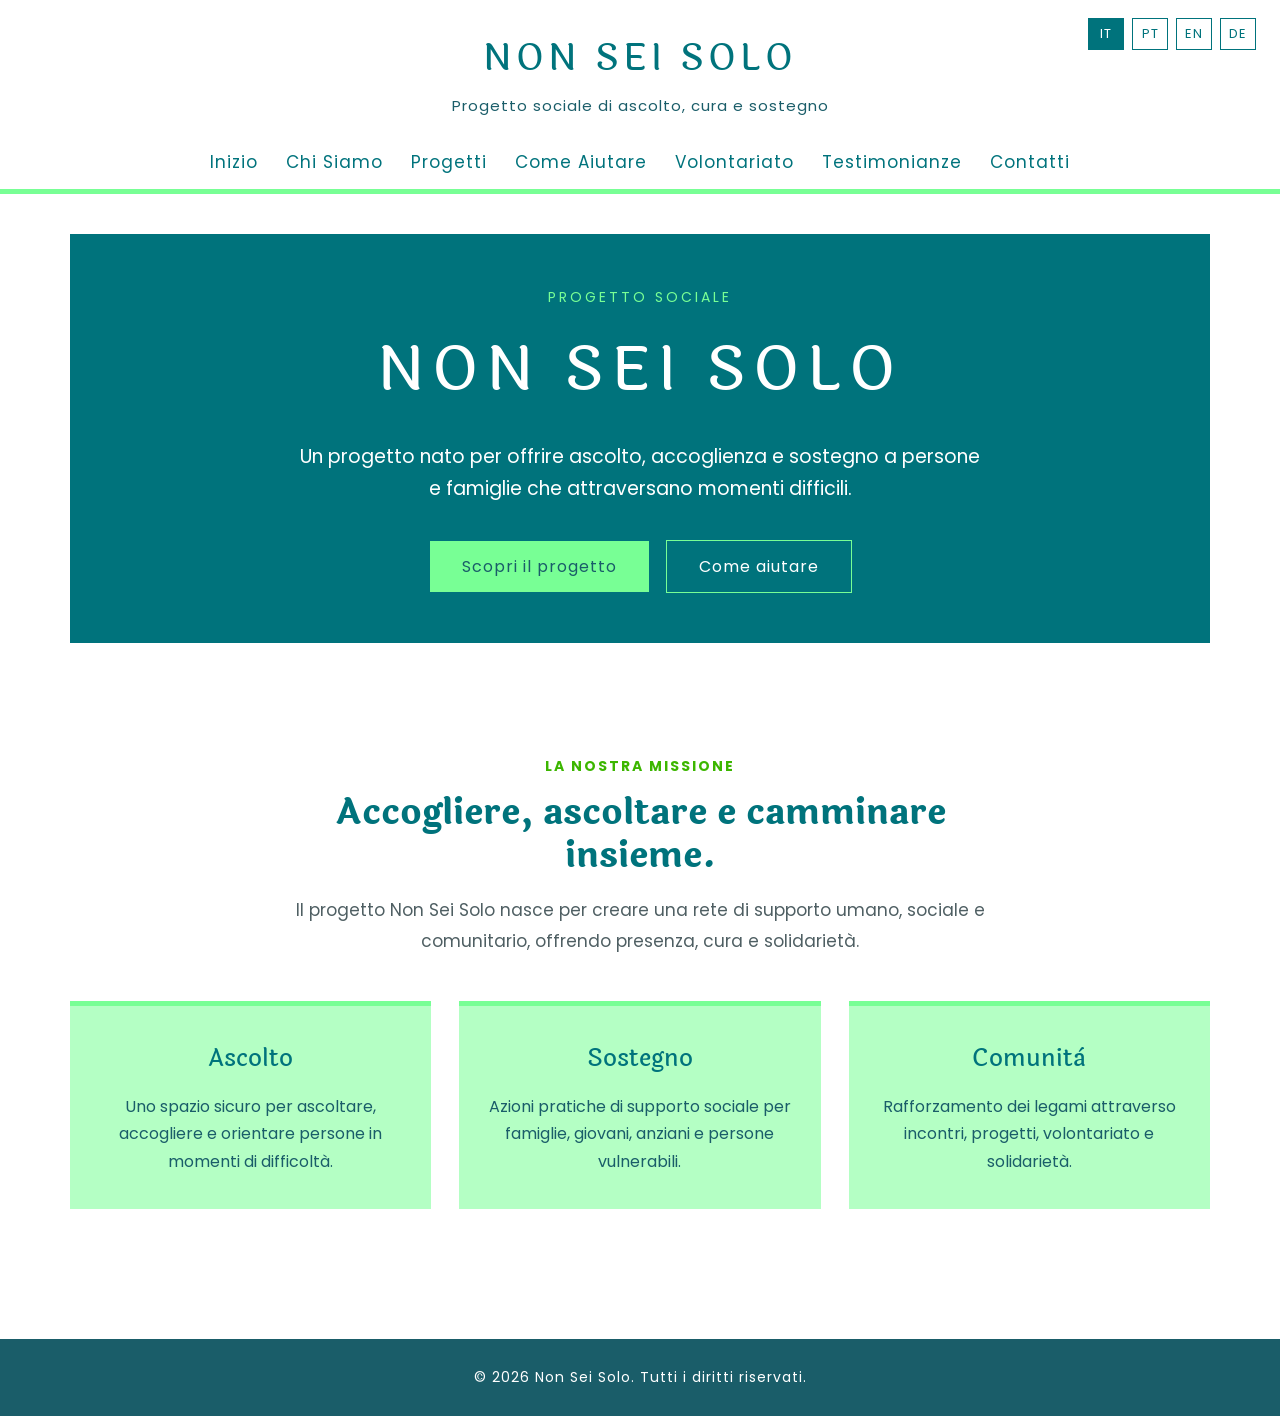
<file: index.html>
<!DOCTYPE html>
<html lang="it">
<head>
  <meta charset="UTF-8">

  <meta name="viewport" content="width=device-width, initial-scale=1.0">

  <title>Non Sei Solo | Progetto Sociale</title>

  <link rel="preconnect" href="https://fonts.googleapis.com">
<link rel="preconnect" href="https://fonts.gstatic.com" crossorigin>

<link href="https://fonts.googleapis.com/css2?family=Laila:wght@400;500;600;700&family=Poppins:wght@400&display=swap" rel="stylesheet">

  <link rel="stylesheet" href="css/global.css">

  <link rel="stylesheet" href="css/home.css">
</head>

<body>

  <header class="site-header">

    <div class="language-selector">

      <button class="language-btn active" data-lang="it">IT</button>

      <button class="language-btn" data-lang="pt">PT</button>

      <button class="language-btn" data-lang="en">EN</button>

      <button class="language-btn" data-lang="de">DE</button>

    </div>

    <div class="logo-area">

      <a href="index.html" class="logo-box">

        <h1>Non Sei Solo</h1>

        <p data-i18n="siteSubtitle">
          Progetto sociale di ascolto, cura e sostegno
        </p>
      </a>
    </div>

    <button class="menu-toggle" aria-label="Abrir menu">
      ☰
    </button>

    <nav class="main-nav">
      <ul>
        <li>
          <a href="index.html" data-i18n="navHome">Inizio</a>
        </li>

        <li>
          <a href="html/chi-siamo.html" data-i18n="navAbout">Chi Siamo</a>
        </li>

        <li>
          <a href="html/progetti.html" data-i18n="navProjects">Progetti</a>
        </li>

        <li>
          <a href="html/come-aiutare.html" data-i18n="navHelp">Come Aiutare</a>
        </li>

        <li>
          <a href="html/volontariato.html" data-i18n="navVolunteer">Volontariato</a>
        </li>

        <li>
          <a href="html/testimonianze.html" data-i18n="navTestimonials">Testimonianze</a>
        </li>

        <li>
          <a href="html/contatti.html" data-i18n="navContact">Contatti</a>
        </li>
      </ul>
    </nav>

  </header>

  <main>

    <section class="hero-section">

      <div class="hero-content">

        <span class="hero-label" data-i18n="heroLabel">
          Progetto Sociale
        </span>

        <h2>Non Sei Solo</h2>

        <p data-i18n="heroText">
          Un progetto nato per offrire ascolto, accoglienza e sostegno
          a persone e famiglie che attraversano momenti difficili.
        </p>

        <div class="hero-actions">

          <a href="html/chi-siamo.html" class="btn btn-primary" data-i18n="heroButtonPrimary">
            Scopri il progetto
          </a>

          <a href="html/come-aiutare.html" class="btn btn-secondary" data-i18n="heroButtonSecondary">
            Come aiutare
          </a>
        </div>

      </div>
    </section>

    <section class="intro-section">

      <div class="intro-container">

        <div class="section-header">

          <span class="section-label" data-i18n="missionLabel">
            La nostra missione
          </span>

          <h2 data-i18n="missionTitle">
            Accogliere, ascoltare e camminare insieme.
          </h2>

          <p data-i18n="missionText">
            Il progetto Non Sei Solo nasce per creare una rete di supporto umano,
            sociale e comunitario, offrendo presenza, cura e solidarietà.
          </p>
        </div>

        <div class="intro-cards">

          <article class="intro-card">

            <h3 data-i18n="cardListenTitle">Ascolto</h3>

            <p data-i18n="cardListenText">
              Uno spazio sicuro per ascoltare, accogliere e orientare persone in momenti di difficoltà.
            </p>
          </article>

          <article class="intro-card">

            <h3 data-i18n="cardSupportTitle">Sostegno</h3>

            <p data-i18n="cardSupportText">
              Azioni pratiche di supporto sociale per famiglie, giovani, anziani e persone vulnerabili.
            </p>
          </article>

          <article class="intro-card">

            <h3 data-i18n="cardCommunityTitle">Comunità</h3>

            <p data-i18n="cardCommunityText">
              Rafforzamento dei legami attraverso incontri, progetti, volontariato e solidarietà.
            </p>
          </article>

        </div>
      </div>
    </section>

  </main>

  <footer class="site-footer">

    <p data-i18n="footerRights">
      © 2026 Non Sei Solo. Tutti i diritti riservati.
    </p>
  </footer>

  <script src="js/global.js"></script>

  <script src="js/home.js"></script>
</body>
</html>
</file>
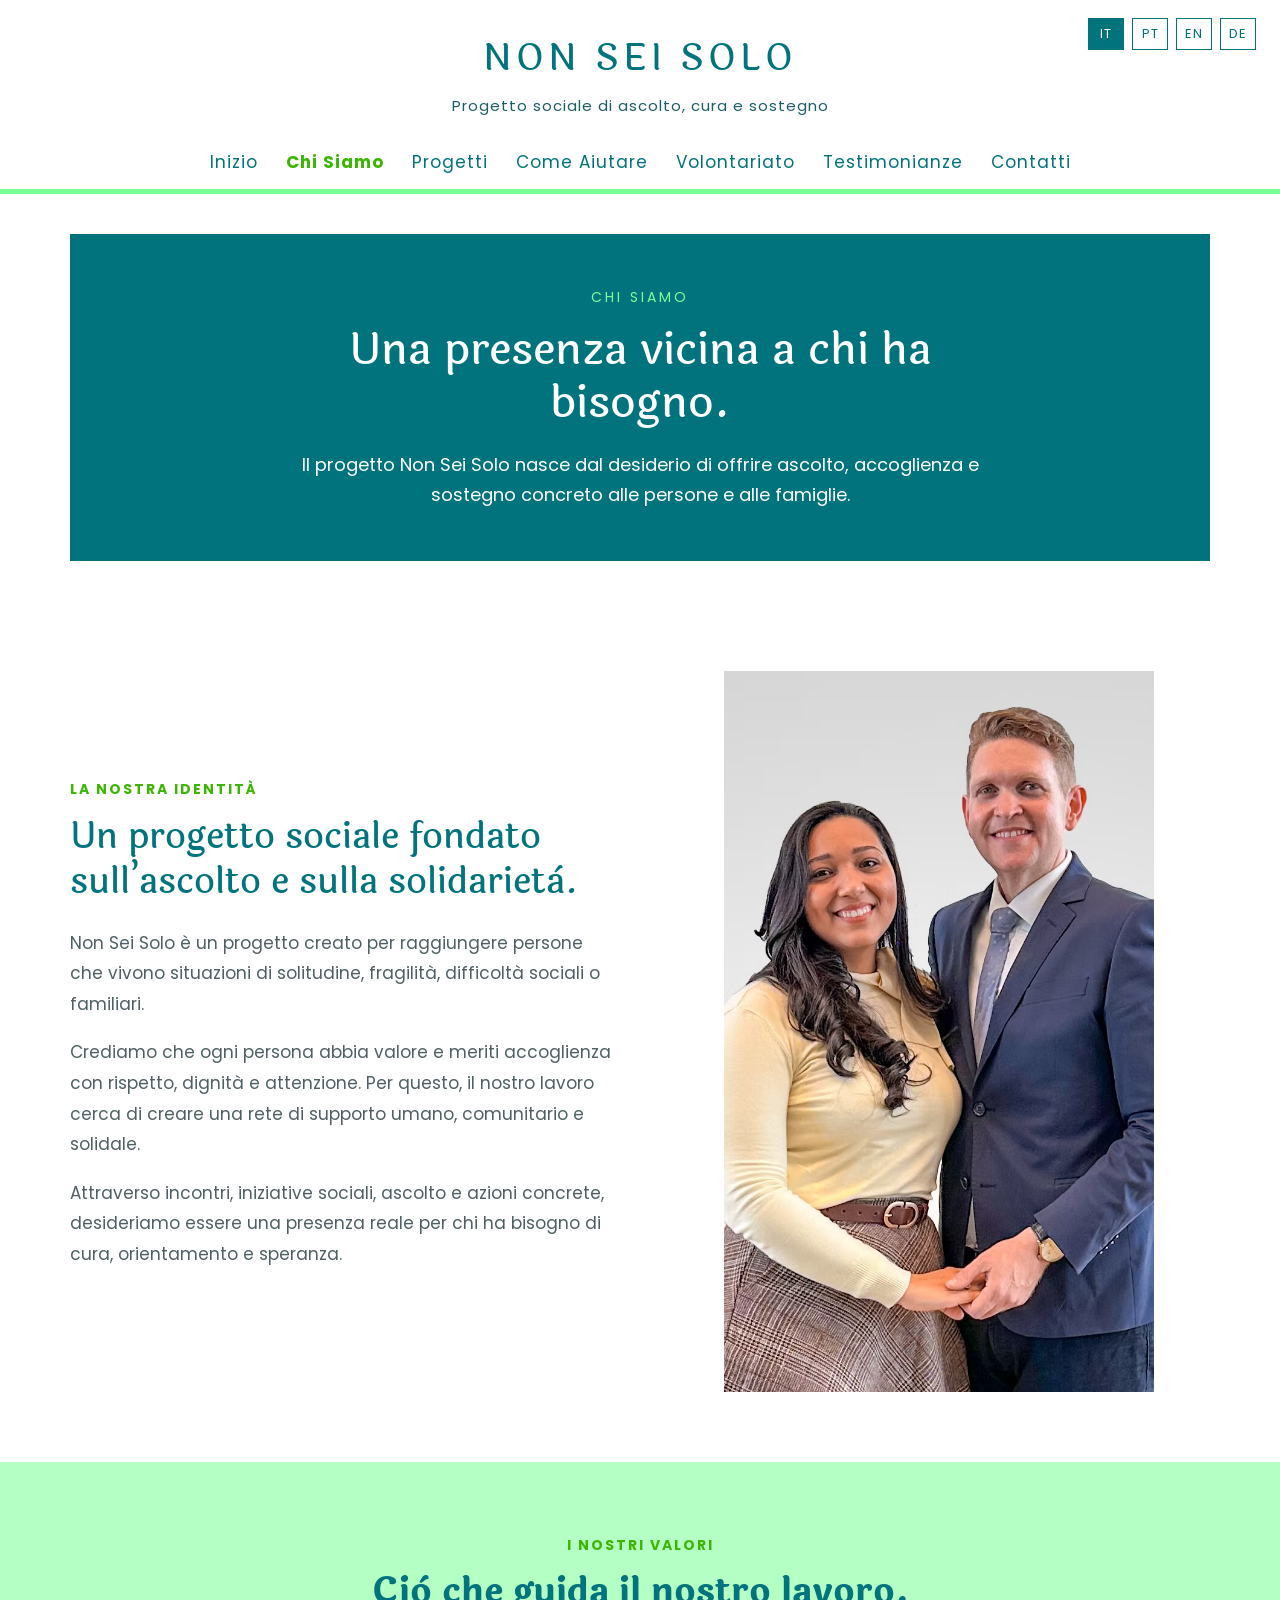
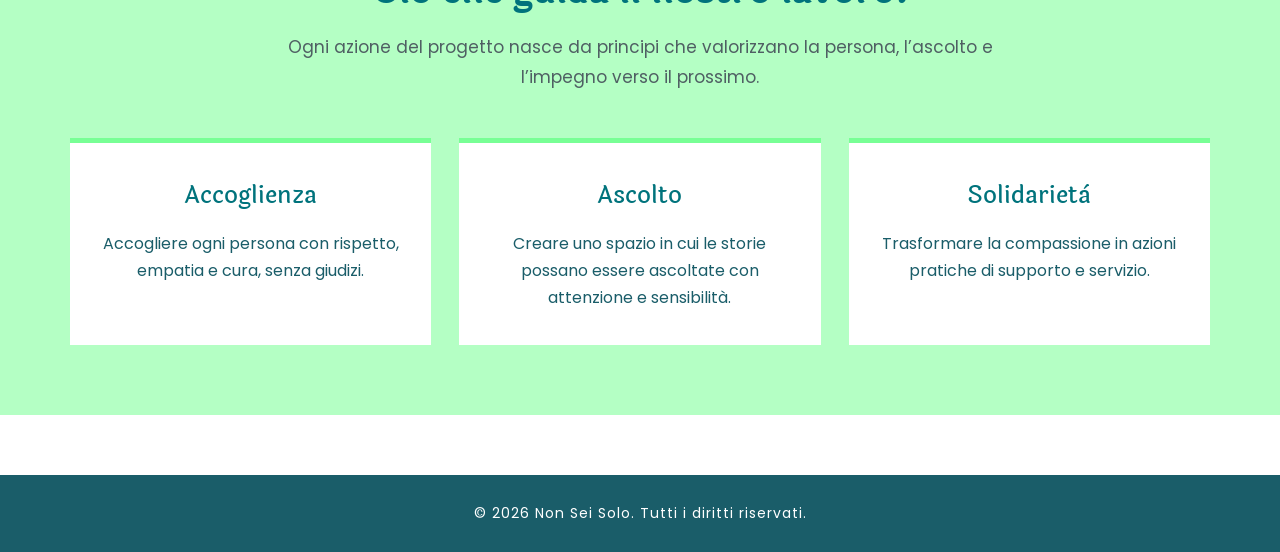
<file: html/chi-siamo.html>
<!DOCTYPE html>
<html lang="it">
<head>
  <meta charset="UTF-8">

  <meta name="viewport" content="width=device-width, initial-scale=1.0">

  <title>Chi Siamo | Non Sei Solo</title>

  <link rel="preconnect" href="https://fonts.googleapis.com">
<link rel="preconnect" href="https://fonts.gstatic.com" crossorigin>

<link href="https://fonts.googleapis.com/css2?family=Laila:wght@400;500;600;700&family=Poppins:wght@400&display=swap" rel="stylesheet">

  <link rel="stylesheet" href="../css/global.css">

  <link rel="stylesheet" href="../css/chi-siamo.css">
</head>

<body>

  <header class="site-header">

    <div class="language-selector">

      <button class="language-btn active" data-lang="it">IT</button>

      <button class="language-btn" data-lang="pt">PT</button>

      <button class="language-btn" data-lang="en">EN</button>

      <button class="language-btn" data-lang="de">DE</button>

    </div>

    <div class="logo-area">

      <a href="../index.html" class="logo-box">

        <h1>Non Sei Solo</h1>

        <p data-i18n="siteSubtitle">
          Progetto sociale di ascolto, cura e sostegno
        </p>
      </a>
    </div>

    <button class="menu-toggle" aria-label="Abrir menu">
      ☰
    </button>

    <nav class="main-nav">
      <ul>
        <li>
          <a href="../index.html" data-i18n="navHome">Inizio</a>
        </li>

        <li>
          <a href="chi-siamo.html" class="active" data-i18n="navAbout">Chi Siamo</a>
        </li>

        <li>
          <a href="progetti.html" data-i18n="navProjects">Progetti</a>
        </li>

        <li>
          <a href="come-aiutare.html" data-i18n="navHelp">Come Aiutare</a>
        </li>

        <li>
          <a href="volontariato.html" data-i18n="navVolunteer">Volontariato</a>
        </li>

        <li>
          <a href="testimonianze.html" data-i18n="navTestimonials">Testimonianze</a>
        </li>

        <li>
          <a href="contatti.html" data-i18n="navContact">Contatti</a>
        </li>
      </ul>
    </nav>

  </header>

  <main>

    <section class="page-hero">

      <div class="page-hero-content">

        <span data-i18n="aboutHeroLabel">Chi Siamo</span>

        <h2 data-i18n="aboutHeroTitle">
          Una presenza vicina a chi ha bisogno.
        </h2>

        <p data-i18n="aboutHeroText">
          Il progetto Non Sei Solo nasce dal desiderio di offrire ascolto,
          accoglienza e sostegno concreto alle persone e alle famiglie.
        </p>
      </div>

    </section>

    <section class="about-detail">

      <div class="about-detail-container">

        <div class="about-detail-text">

          <span class="section-label" data-i18n="aboutIdentityLabel">
            La nostra identità
          </span>

          <h2 data-i18n="aboutIdentityTitle">
            Un progetto sociale fondato sull’ascolto e sulla solidarietà.
          </h2>

          <p data-i18n="aboutIdentityTextOne">
            Non Sei Solo è un progetto creato per raggiungere persone che vivono
            situazioni di solitudine, fragilità, difficoltà sociali o familiari.
          </p>

          <p data-i18n="aboutIdentityTextTwo">
            Crediamo che ogni persona abbia valore e meriti accoglienza con
            rispetto, dignità e attenzione. Per questo, il nostro lavoro cerca di creare
            una rete di supporto umano, comunitario e solidale.
          </p>

          <p data-i18n="aboutIdentityTextThree">
            Attraverso incontri, iniziative sociali, ascolto e azioni concrete,
            desideriamo essere una presenza reale per chi ha bisogno di cura,
            orientamento e speranza.
          </p>
        </div>

        <div class="about-detail-image">

          <img src="/img/d0b6d7_feb194c8491f47e3958f13bd6a02f984~mv2.avif" alt="Persone unite nel progetto Non Sei Solo">
        </div>

      </div>

    </section>

    <section class="values-section">

      <div class="section-header">

        <span class="section-label" data-i18n="aboutValuesLabel">
          I nostri valori
        </span>

        <h2 data-i18n="aboutValuesTitle">
          Ciò che guida il nostro lavoro.
        </h2>

        <p data-i18n="aboutValuesText">
          Ogni azione del progetto nasce da principi che valorizzano la persona,
          l’ascolto e l’impegno verso il prossimo.
        </p>
      </div>

      <div class="values-container">

        <article class="value-card">

          <h3 data-i18n="aboutValueOneTitle">Accoglienza</h3>

          <p data-i18n="aboutValueOneText">
            Accogliere ogni persona con rispetto, empatia e cura,
            senza giudizi.
          </p>
        </article>

        <article class="value-card">

          <h3 data-i18n="aboutValueTwoTitle">Ascolto</h3>

          <p data-i18n="aboutValueTwoText">
            Creare uno spazio in cui le storie possano essere ascoltate
            con attenzione e sensibilità.
          </p>
        </article>

        <article class="value-card">

          <h3 data-i18n="aboutValueThreeTitle">Solidarietà</h3>

          <p data-i18n="aboutValueThreeText">
            Trasformare la compassione in azioni pratiche di supporto e servizio.
          </p>
        </article>

      </div>

    </section>

  </main>

  <footer class="site-footer">

    <p data-i18n="footerRights">
      © 2026 Non Sei Solo. Tutti i diritti riservati.
    </p>
  </footer>

  <script src="../js/global.js"></script>

  <script src="../js/chi-siamo.js"></script>
</body>
</html>
</file>
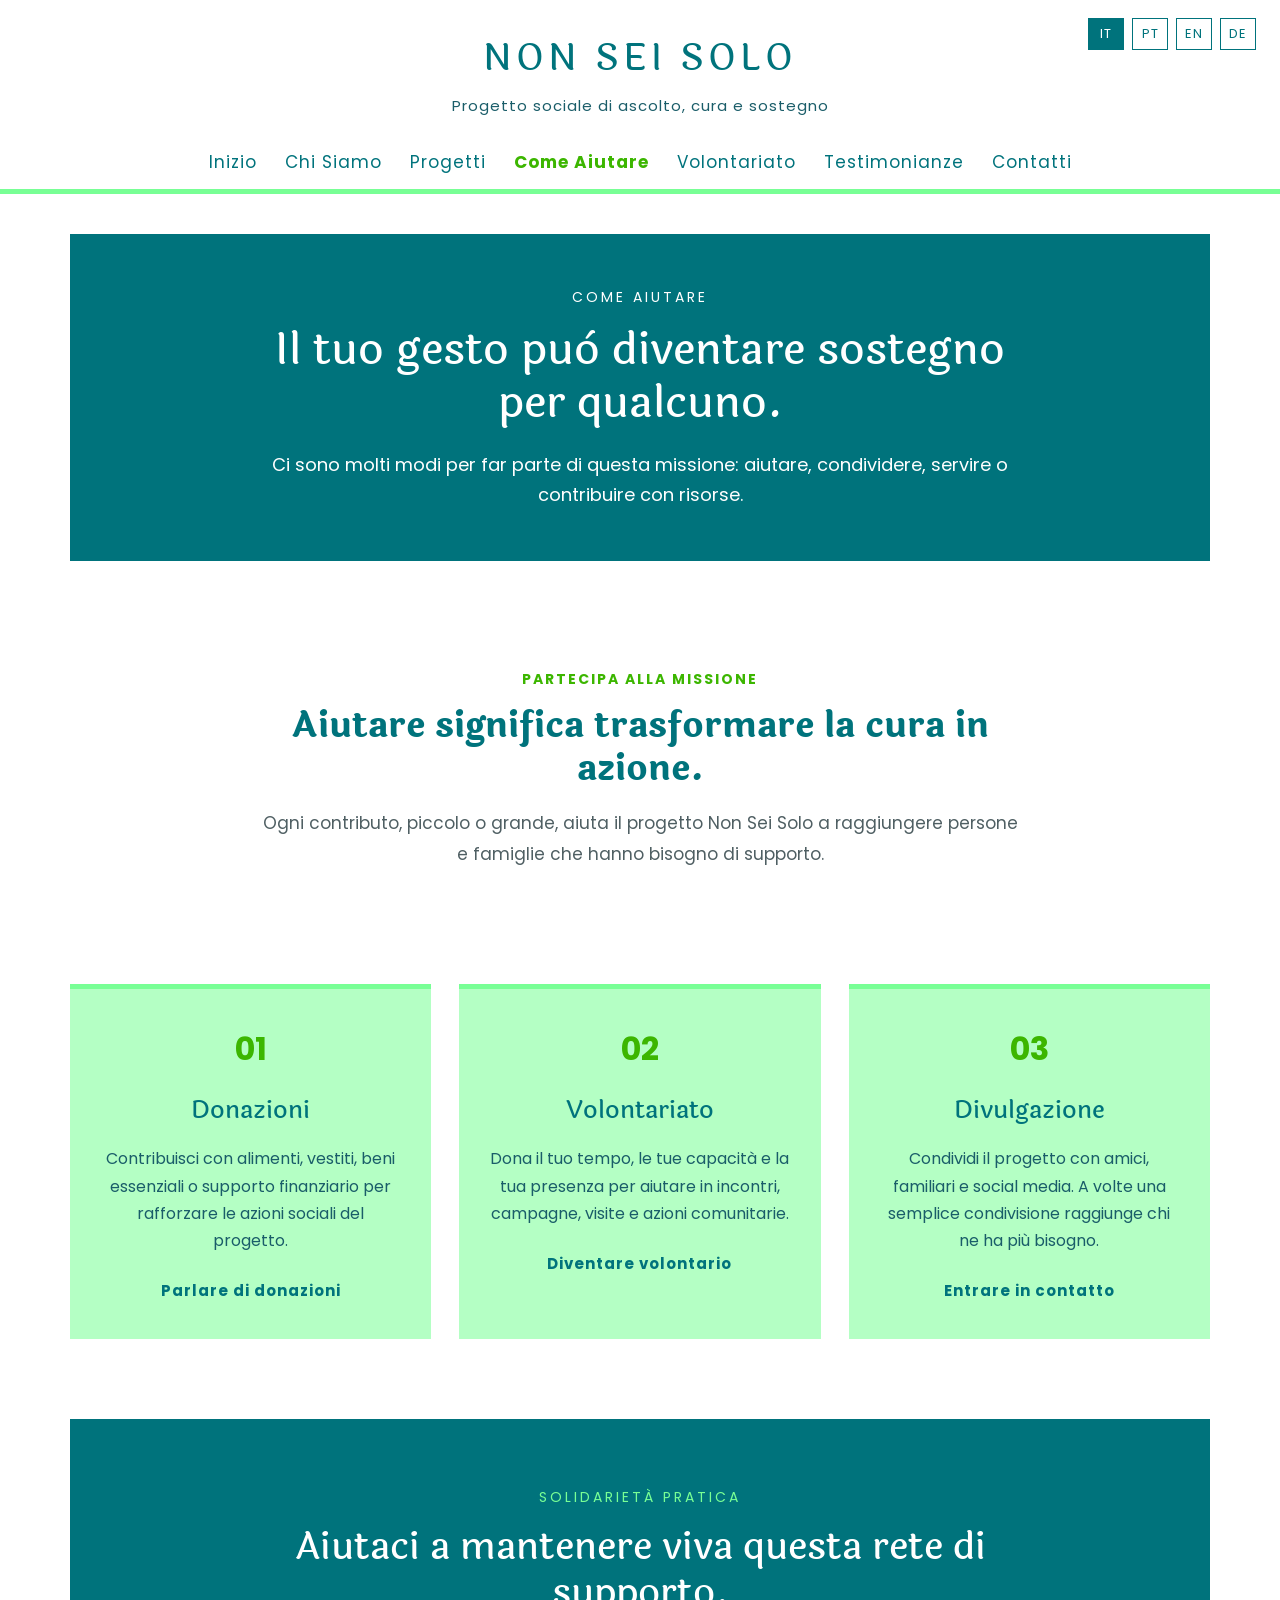
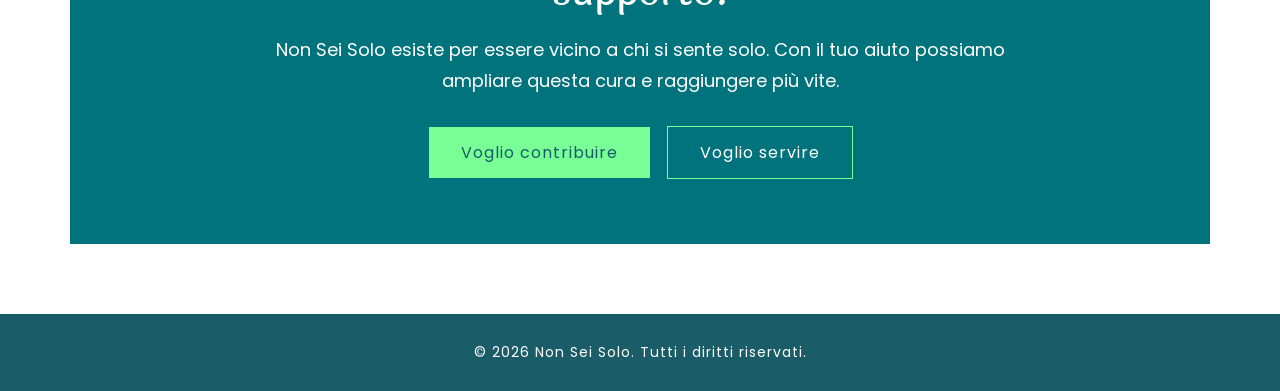
<file: html/come-aiutare.html>
<!DOCTYPE html>
<html lang="it">
<head>

  <meta charset="UTF-8">

  <meta name="viewport" content="width=device-width, initial-scale=1.0">

  <title>Come Aiutare | Non Sei Solo</title>

  <link rel="preconnect" href="https://fonts.googleapis.com">
<link rel="preconnect" href="https://fonts.gstatic.com" crossorigin>

<link href="https://fonts.googleapis.com/css2?family=Laila:wght@400;500;600;700&family=Poppins:wght@400&display=swap" rel="stylesheet">
  <link rel="stylesheet" href="../css/global.css">

  <link rel="stylesheet" href="../css/come-aiutare.css">
</head>

<body>

  <header class="site-header">

    <div class="language-selector">

      <button class="language-btn active" data-lang="it">IT</button>

      <button class="language-btn" data-lang="pt">PT</button>

      <button class="language-btn" data-lang="en">EN</button>

      <button class="language-btn" data-lang="de">DE</button>

    </div>

    <div class="logo-area">

      <a href="../index.html" class="logo-box">

        <h1>Non Sei Solo</h1>

        <p data-i18n="siteSubtitle">
          Progetto sociale di ascolto, cura e sostegno
        </p>
      </a>
    </div>

    <button class="menu-toggle" aria-label="Abrir menu">
      ☰
    </button>

    <nav class="main-nav">
      <ul>
        <li>
          <a href="../index.html" data-i18n="navHome">Inizio</a>
        </li>

        <li>
          <a href="chi-siamo.html" data-i18n="navAbout">Chi Siamo</a>
        </li>

        <li>
          <a href="progetti.html" data-i18n="navProjects">Progetti</a>
        </li>

        <li>
          <a href="come-aiutare.html" class="active" data-i18n="navHelp">Come Aiutare</a>
        </li>

        <li>
          <a href="volontariato.html" data-i18n="navVolunteer">Volontariato</a>
        </li>

        <li>
          <a href="testimonianze.html" data-i18n="navTestimonials">Testimonianze</a>
        </li>

        <li>
          <a href="contatti.html" data-i18n="navContact">Contatti</a>
        </li>
      </ul>
    </nav>

  </header>

  <main>

    <section class="page-hero">

      <div class="page-hero-content">

        <span data-i18n="helpHeroLabel">Come Aiutare</span>

        <h2 data-i18n="helpHeroTitle">
          Il tuo gesto può diventare sostegno per qualcuno.
        </h2>

        <p data-i18n="helpHeroText">
          Ci sono molti modi per far parte di questa missione:
          aiutare, condividere, servire o contribuire con risorse.
        </p>
      </div>
    </section>

    <section class="help-intro">

      <div class="section-header">

        <span class="section-label" data-i18n="helpIntroLabel">
          Partecipa alla missione
        </span>

        <h2 data-i18n="helpIntroTitle">
          Aiutare significa trasformare la cura in azione.
        </h2>

        <p data-i18n="helpIntroText">
          Ogni contributo, piccolo o grande, aiuta il progetto Non Sei Solo
          a raggiungere persone e famiglie che hanno bisogno di supporto.
        </p>
      </div>
    </section>

    <section class="help-section">

      <div class="help-container">

        <article class="help-card">

          <span data-i18n="helpCardOneNumber">01</span>

          <h3 data-i18n="helpCardOneTitle">Donazioni</h3>

          <p data-i18n="helpCardOneText">
            Contribuisci con alimenti, vestiti, beni essenziali o supporto finanziario
            per rafforzare le azioni sociali del progetto.
          </p>

          <a href="contatti.html" data-i18n="helpCardOneLink">
            Parlare di donazioni
          </a>
        </article>

        <article class="help-card">

          <span data-i18n="helpCardTwoNumber">02</span>

          <h3 data-i18n="helpCardTwoTitle">Volontariato</h3>

          <p data-i18n="helpCardTwoText">
            Dona il tuo tempo, le tue capacità e la tua presenza per aiutare in incontri,
            campagne, visite e azioni comunitarie.
          </p>

          <a href="volontariato.html" data-i18n="helpCardTwoLink">
            Diventare volontario
          </a>
        </article>

        <article class="help-card">

          <span data-i18n="helpCardThreeNumber">03</span>

          <h3 data-i18n="helpCardThreeTitle">Divulgazione</h3>

          <p data-i18n="helpCardThreeText">
            Condividi il progetto con amici, familiari e social media.
            A volte una semplice condivisione raggiunge chi ne ha più bisogno.
          </p>

          <a href="contatti.html" data-i18n="helpCardThreeLink">
            Entrare in contatto
          </a>
        </article>

      </div>
    </section>

    <section class="donation-highlight">

      <div class="donation-highlight-content">

        <span data-i18n="helpHighlightLabel">Solidarietà pratica</span>

        <h2 data-i18n="helpHighlightTitle">
          Aiutaci a mantenere viva questa rete di supporto.
        </h2>

        <p data-i18n="helpHighlightText">
          Non Sei Solo esiste per essere vicino a chi si sente solo.
          Con il tuo aiuto possiamo ampliare questa cura e raggiungere più vite.
        </p>

        <div class="donation-actions">

          <a href="contatti.html" class="btn btn-primary" data-i18n="helpHighlightButtonPrimary">
            Voglio contribuire
          </a>

          <a href="volontariato.html" class="btn btn-secondary" data-i18n="helpHighlightButtonSecondary">
            Voglio servire
          </a>
        </div>
      </div>

    </section>

  </main>

  <footer class="site-footer">

    <p data-i18n="footerRights">
      © 2026 Non Sei Solo. Tutti i diritti riservati.
    </p>
  </footer>

  <script src="../js/global.js"></script>

  <script src="../js/come-aiutare.js"></script>
</body>
</html>
</file>
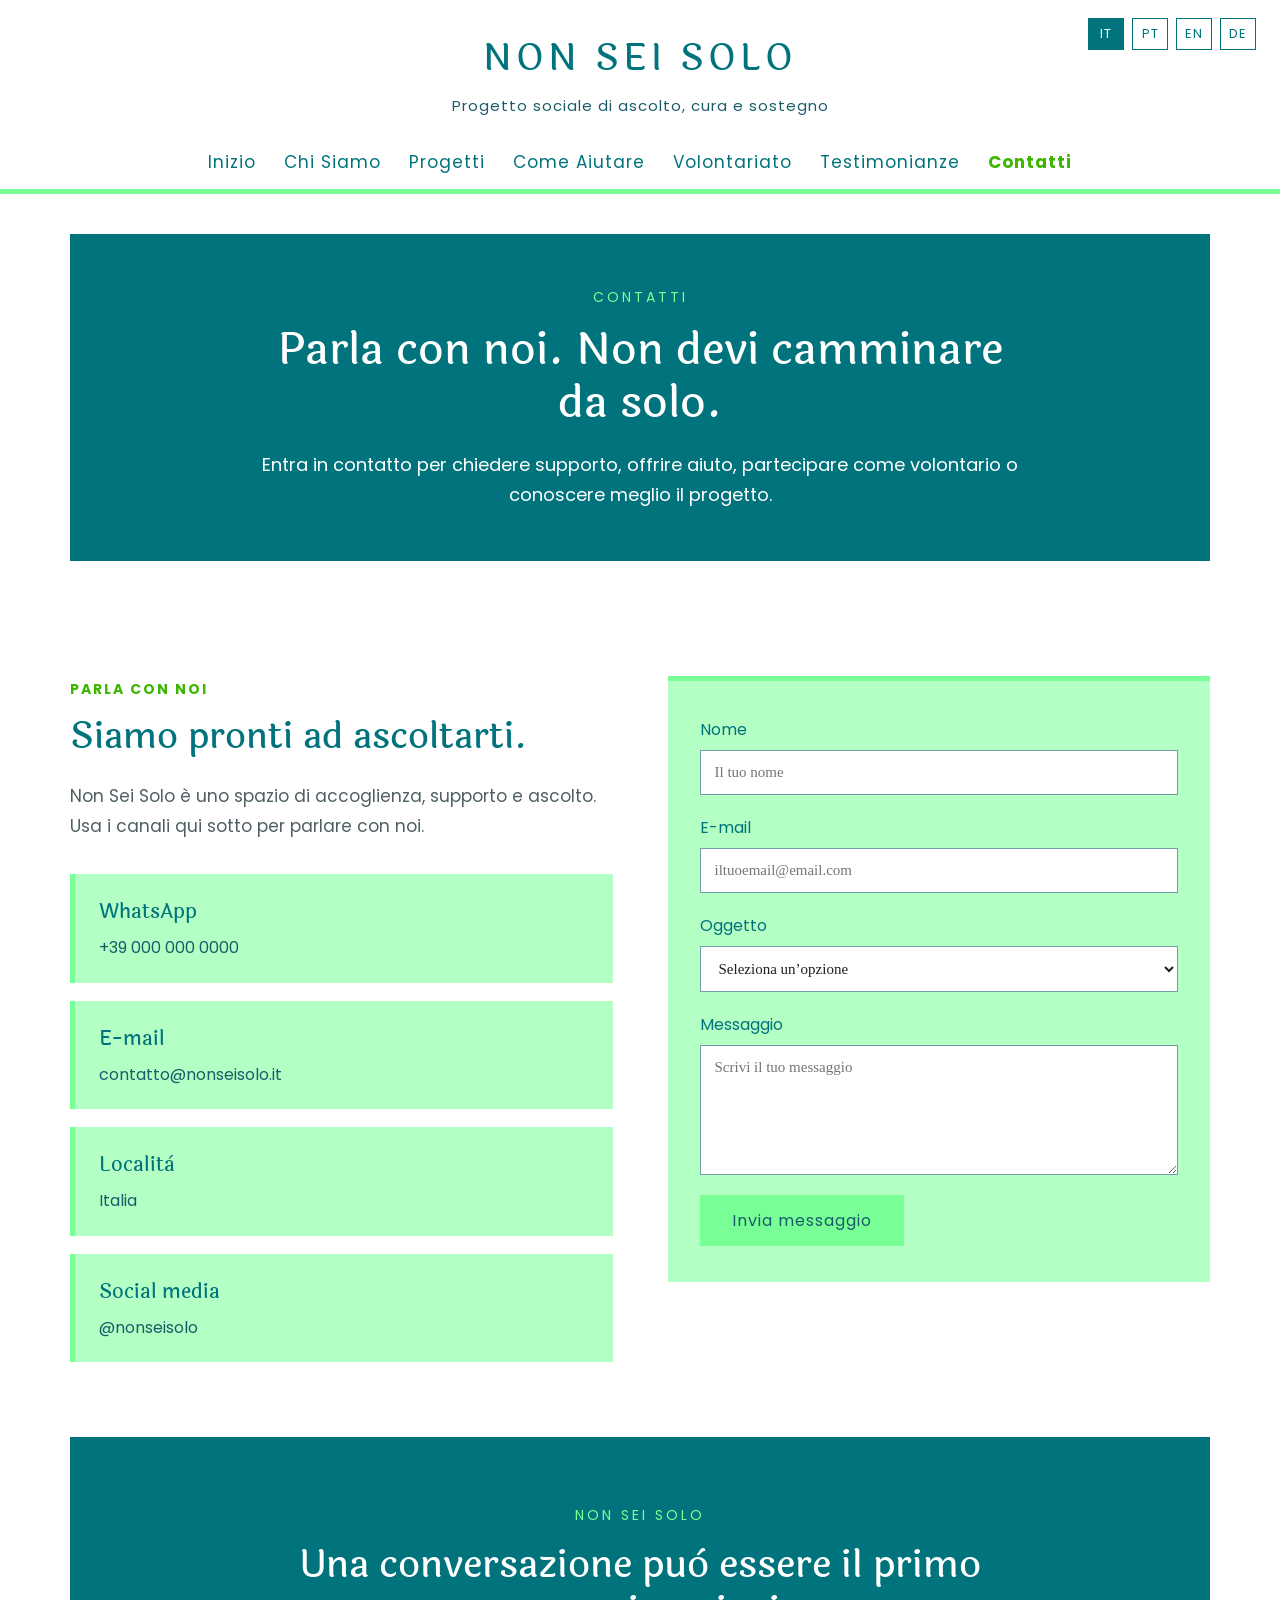
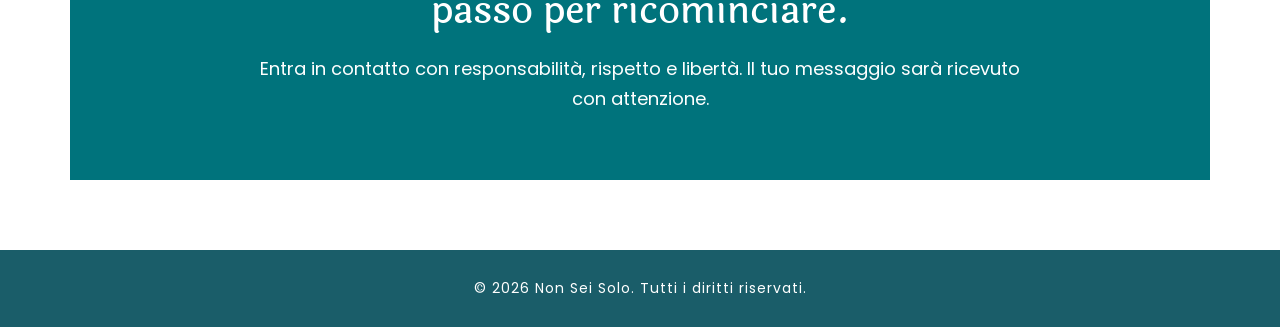
<file: html/contatti.html>
<!DOCTYPE html>
<html lang="it">
<head>
  <meta charset="UTF-8">

  <meta name="viewport" content="width=device-width, initial-scale=1.0">

  <title>Contatti | Non Sei Solo</title>


  <link rel="preconnect" href="https://fonts.googleapis.com">
<link rel="preconnect" href="https://fonts.gstatic.com" crossorigin>

<link href="https://fonts.googleapis.com/css2?family=Laila:wght@400;500;600;700&family=Poppins:wght@400&display=swap" rel="stylesheet">
  <link rel="stylesheet" href="../css/global.css">

  <link rel="stylesheet" href="../css/contatti.css">
</head>

<body>

  <header class="site-header">

    <div class="language-selector">

      <button class="language-btn active" data-lang="it">IT</button>

      <button class="language-btn" data-lang="pt">PT</button>

      <button class="language-btn" data-lang="en">EN</button>

      <button class="language-btn" data-lang="de">DE</button>

    </div>

    <div class="logo-area">

      <a href="../index.html" class="logo-box">

        <h1>Non Sei Solo</h1>

        <p data-i18n="siteSubtitle">
          Progetto sociale di ascolto, cura e sostegno
        </p>
      </a>
    </div>

    <button class="menu-toggle" aria-label="Abrir menu">
      ☰
    </button>

    <nav class="main-nav">
      <ul>
        <li>
          <a href="../index.html" data-i18n="navHome">Inizio</a>
        </li>

        <li>
          <a href="chi-siamo.html" data-i18n="navAbout">Chi Siamo</a>
        </li>

        <li>
          <a href="progetti.html" data-i18n="navProjects">Progetti</a>
        </li>

        <li>
          <a href="come-aiutare.html" data-i18n="navHelp">Come Aiutare</a>
        </li>

        <li>
          <a href="volontariato.html" data-i18n="navVolunteer">Volontariato</a>
        </li>

        <li>
          <a href="testimonianze.html" data-i18n="navTestimonials">Testimonianze</a>
        </li>

        <li>
          <a href="contatti.html" class="active" data-i18n="navContact">Contatti</a>
        </li>
      </ul>
    </nav>

  </header>

  <main>

    <section class="page-hero">

      <div class="page-hero-content">

        <span data-i18n="contactHeroLabel">Contatti</span>

        <h2 data-i18n="contactHeroTitle">
          Parla con noi. Non devi camminare da solo.
        </h2>

        <p data-i18n="contactHeroText">
          Entra in contatto per chiedere supporto, offrire aiuto,
          partecipare come volontario o conoscere meglio il progetto.
        </p>
      </div>
    </section>

    <section class="contact-section">

      <div class="contact-container">

        <div class="contact-info">

          <span class="section-label" data-i18n="contactInfoLabel">
            Parla con noi
          </span>

          <h2 data-i18n="contactInfoTitle">
            Siamo pronti ad ascoltarti.
          </h2>

          <p data-i18n="contactInfoText">
            Non Sei Solo è uno spazio di accoglienza, supporto e ascolto.
            Usa i canali qui sotto per parlare con noi.
          </p>

          <div class="contact-list">

            <div class="contact-item">
              <h3 data-i18n="contactWhatsappTitle">WhatsApp</h3>
              <p>+39 000 000 0000</p>
            </div>

            <div class="contact-item">
              <h3 data-i18n="contactEmailTitle">E-mail</h3>
              <p>contatto@nonseisolo.it</p>
            </div>

            <div class="contact-item">
              <h3 data-i18n="contactLocationTitle">Località</h3>
              <p data-i18n="contactLocationText">Italia</p>
            </div>

            <div class="contact-item">
              <h3 data-i18n="contactSocialTitle">Social media</h3>
              <p>@nonseisolo</p>
            </div>

          </div>
        </div>

        <div class="contact-form-box">

          <form class="contact-form">

            <div class="form-group">

              <label for="nome" data-i18n="contactFormNameLabel">Nome</label>

              <input 
                type="text" 
                id="nome" 
                name="nome" 
                placeholder="Il tuo nome"
                data-i18n-placeholder="contactFormNamePlaceholder"
              >
            </div>

            <div class="form-group">
              <label for="email" data-i18n="contactFormEmailLabel">E-mail</label>

              <input 
                type="email" 
                id="email" 
                name="email" 
                placeholder="iltuoemail@email.com"
                data-i18n-placeholder="contactFormEmailPlaceholder"
              >
            </div>

            <div class="form-group">
              <label for="assunto" data-i18n="contactFormSubjectLabel">Oggetto</label>

              <select id="assunto" name="assunto">

                <option value="" data-i18n="contactFormSubjectDefault">
                  Seleziona un’opzione
                </option>

                <option value="apoio" data-i18n="contactFormSubjectSupport">
                  Ho bisogno di supporto
                </option>

                <option value="doacao" data-i18n="contactFormSubjectDonation">
                  Voglio fare una donazione
                </option>

                <option value="voluntario" data-i18n="contactFormSubjectVolunteer">
                  Voglio essere volontario
                </option>

                <option value="informacoes" data-i18n="contactFormSubjectInfo">
                  Voglio maggiori informazioni
                </option>
              </select>
            </div>

            <div class="form-group">
              <label for="mensagem" data-i18n="contactFormMessageLabel">Messaggio</label>

              <textarea 
                id="mensagem" 
                name="mensagem" 
                rows="6" 
                placeholder="Scrivi il tuo messaggio"
                data-i18n-placeholder="contactFormMessagePlaceholder"
              ></textarea>
            </div>

            <button type="submit" class="btn btn-primary" data-i18n="contactFormButton">
              Invia messaggio
            </button>

          </form>
        </div>

      </div>
    </section>

    <section class="contact-cta">

      <div class="contact-cta-content">

        <span data-i18n="contactCtaLabel">Non sei solo</span>

        <h2 data-i18n="contactCtaTitle">
          Una conversazione può essere il primo passo per ricominciare.
        </h2>

        <p data-i18n="contactCtaText">
          Entra in contatto con responsabilità, rispetto e libertà.
          Il tuo messaggio sarà ricevuto con attenzione.
        </p>
      </div>

    </section>

  </main>

  <footer class="site-footer">

    <p data-i18n="footerRights">
      © 2026 Non Sei Solo. Tutti i diritti riservati.
    </p>
  </footer>

  <script src="../js/global.js"></script>

  <script src="../js/contatti.js"></script>
</body>
</html>
</file>
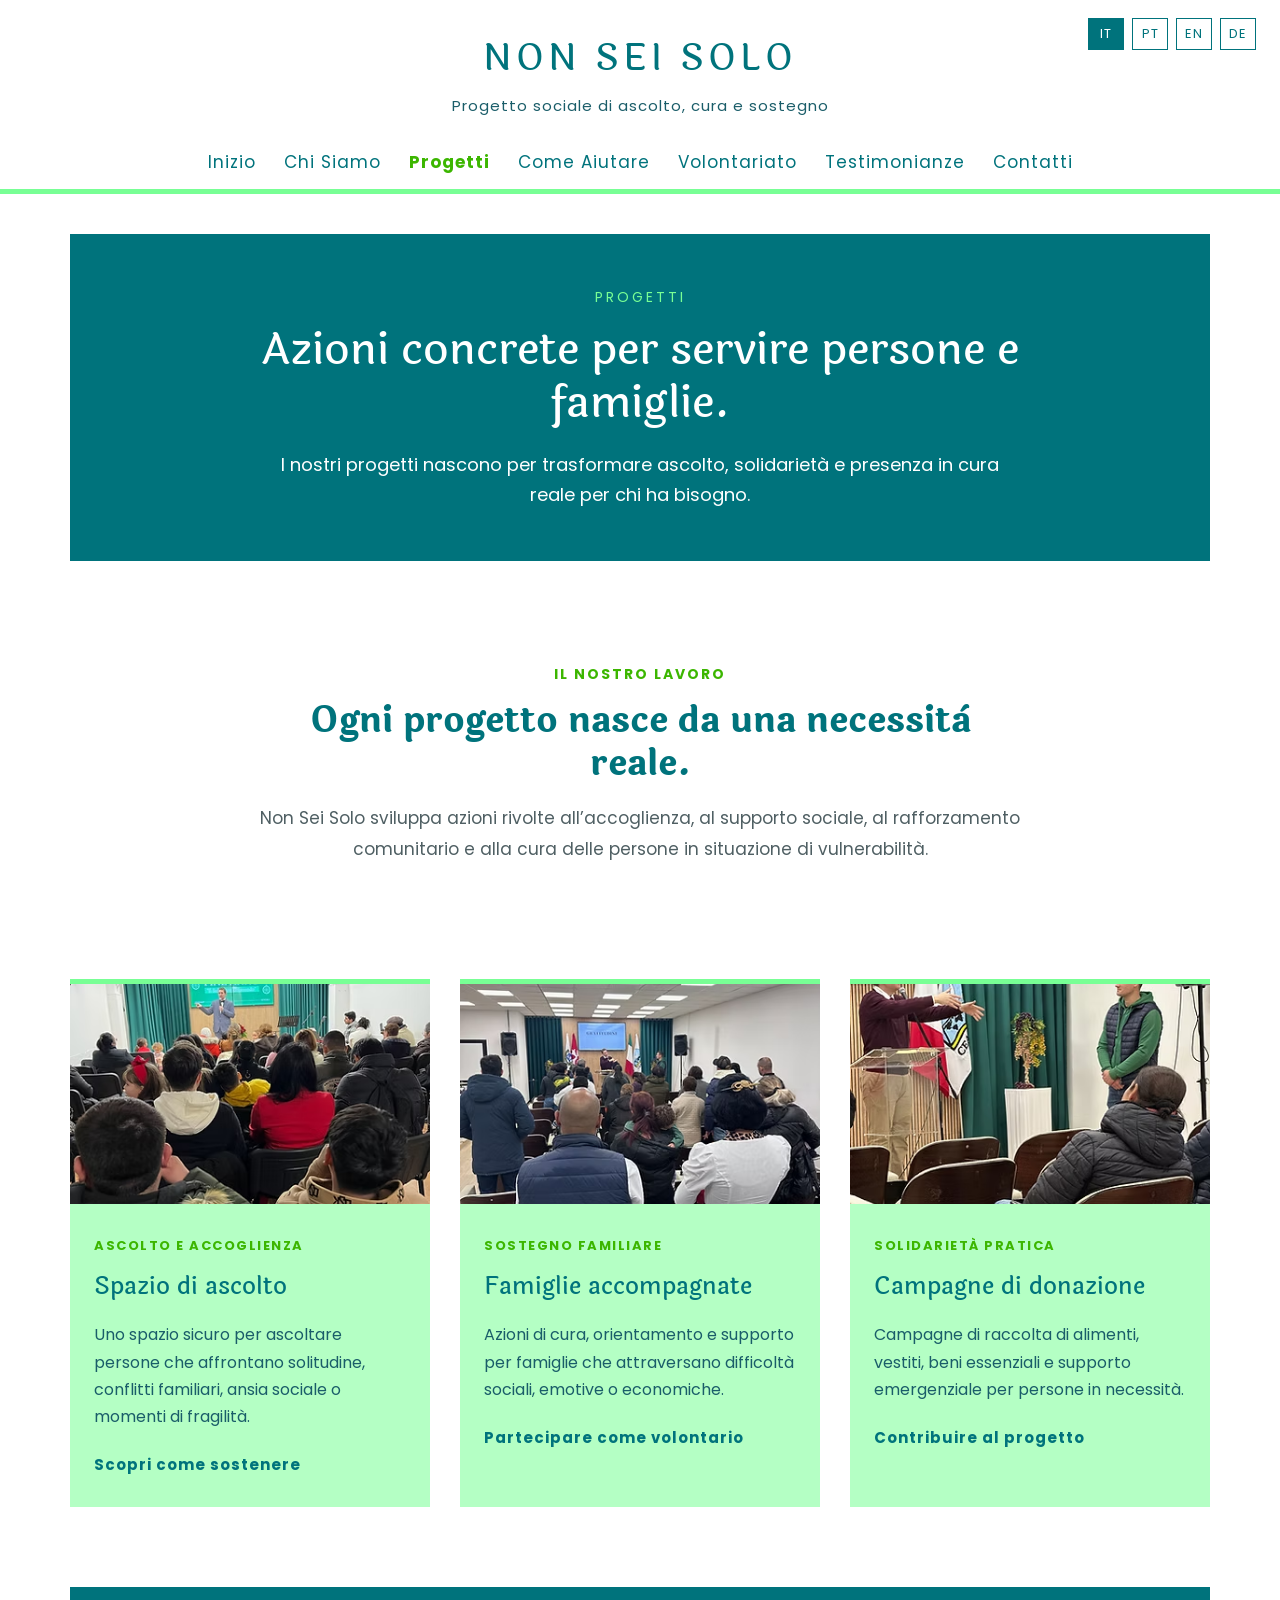
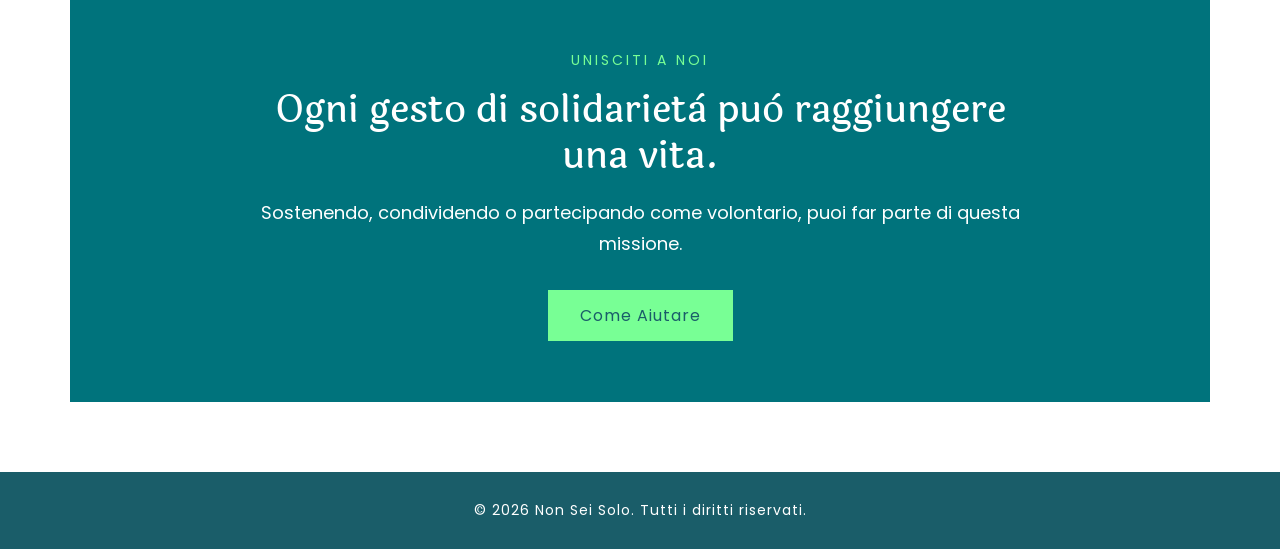
<file: html/progetti.html>
<!DOCTYPE html>
<html lang="it">
<head>
  <meta charset="UTF-8">

  <meta name="viewport" content="width=device-width, initial-scale=1.0">

  <title>Progetti | Non Sei Solo</title>

  <link rel="preconnect" href="https://fonts.googleapis.com">
<link rel="preconnect" href="https://fonts.gstatic.com" crossorigin>

<link href="https://fonts.googleapis.com/css2?family=Laila:wght@400;500;600;700&family=Poppins:wght@400&display=swap" rel="stylesheet">

  <link rel="stylesheet" href="../css/global.css">

  <link rel="stylesheet" href="../css/progetti.css">
</head>

<body>

  <header class="site-header">

    <div class="language-selector">

      <button class="language-btn active" data-lang="it">IT</button>

      <button class="language-btn" data-lang="pt">PT</button>

      <button class="language-btn" data-lang="en">EN</button>

      <button class="language-btn" data-lang="de">DE</button>

    </div>

    <div class="logo-area">

      <a href="../index.html" class="logo-box">

        <h1>Non Sei Solo</h1>

        <p data-i18n="siteSubtitle">
          Progetto sociale di ascolto, cura e sostegno
        </p>
      </a>
    </div>

    <button class="menu-toggle" aria-label="Abrir menu">
      ☰
    </button>

    <nav class="main-nav">
      <ul>
        <li>
          <a href="../index.html" data-i18n="navHome">Inizio</a>
        </li>

        <li>
          <a href="chi-siamo.html" data-i18n="navAbout">Chi Siamo</a>
        </li>

        <li>
          <a href="progetti.html" class="active" data-i18n="navProjects">Progetti</a>
        </li>

        <li>
          <a href="come-aiutare.html" data-i18n="navHelp">Come Aiutare</a>
        </li>

        <li>
          <a href="volontariato.html" data-i18n="navVolunteer">Volontariato</a>
        </li>

        <li>
          <a href="testimonianze.html" data-i18n="navTestimonials">Testimonianze</a>
        </li>

        <li>
          <a href="contatti.html" data-i18n="navContact">Contatti</a>
        </li>
      </ul>
    </nav>

  </header>

  <main>

    <section class="page-hero">

      <div class="page-hero-content">

        <span data-i18n="projectsHeroLabel">Progetti</span>

        <h2 data-i18n="projectsHeroTitle">
          Azioni concrete per servire persone e famiglie.
        </h2>

        <p data-i18n="projectsHeroText">
          I nostri progetti nascono per trasformare ascolto, solidarietà
          e presenza in cura reale per chi ha bisogno.
        </p>
      </div>
    </section>

    <section class="projects-intro">

      <div class="projects-intro-container">

        <div class="section-header">

          <span class="section-label" data-i18n="projectsIntroLabel">
            Il nostro lavoro
          </span>

          <h2 data-i18n="projectsIntroTitle">
            Ogni progetto nasce da una necessità reale.
          </h2>

          <p data-i18n="projectsIntroText">
            Non Sei Solo sviluppa azioni rivolte all’accoglienza, al supporto sociale,
            al rafforzamento comunitario e alla cura delle persone in situazione di vulnerabilità.
          </p>
        </div>

      </div>
    </section>

    <section class="projects-section">

      <div class="projects-container">

        <article class="project-card">

          <div class="project-card-image">

            <img src="/img/foto 1.avif" alt="Progetto di ascolto e accoglienza">
          </div>

          <div class="project-card-content">

            <span data-i18n="projectOneLabel">Ascolto e accoglienza</span>

            <h3 data-i18n="projectOneTitle">Spazio di ascolto</h3>

            <p data-i18n="projectOneText">
              Uno spazio sicuro per ascoltare persone che affrontano solitudine,
              conflitti familiari, ansia sociale o momenti di fragilità.
            </p>

            <a href="come-aiutare.html" data-i18n="projectOneLink">
              Scopri come sostenere
            </a>
          </div>

        </article>

        <article class="project-card">

          <div class="project-card-image">
            <img src="/img/foto 2.avif" alt="Sostegno alle famiglie">
          </div>

          <div class="project-card-content">

            <span data-i18n="projectTwoLabel">Sostegno familiare</span>

            <h3 data-i18n="projectTwoTitle">Famiglie accompagnate</h3>

            <p data-i18n="projectTwoText">
              Azioni di cura, orientamento e supporto per famiglie che attraversano
              difficoltà sociali, emotive o economiche.
            </p>

            <a href="volontariato.html" data-i18n="projectTwoLink">
              Partecipare come volontario
            </a>
          </div>

        </article>

        <article class="project-card">

          <div class="project-card-image">
            <img src="/img/foto 3.avif" alt="Campagne di donazione">
          </div>

          <div class="project-card-content">

            <span data-i18n="projectThreeLabel">Solidarietà pratica</span>

            <h3 data-i18n="projectThreeTitle">Campagne di donazione</h3>

            <p data-i18n="projectThreeText">
              Campagne di raccolta di alimenti, vestiti, beni essenziali
              e supporto emergenziale per persone in necessità.
            </p>

            <a href="come-aiutare.html" data-i18n="projectThreeLink">
              Contribuire al progetto
            </a>
          </div>

        </article>

      </div>
    </section>

    <section class="projects-cta">

      <div class="projects-cta-content">

        <span data-i18n="projectsCtaLabel">Unisciti a noi</span>

        <h2 data-i18n="projectsCtaTitle">
          Ogni gesto di solidarietà può raggiungere una vita.
        </h2>

        <p data-i18n="projectsCtaText">
          Sostenendo, condividendo o partecipando come volontario,
          puoi far parte di questa missione.
        </p>

        <a href="come-aiutare.html" class="btn btn-primary" data-i18n="projectsCtaButton">
          Come Aiutare
        </a>
      </div>
    </section>

  </main>

  <footer class="site-footer">

    <p data-i18n="footerRights">
      © 2026 Non Sei Solo. Tutti i diritti riservati.
    </p>
  </footer>

  <script src="../js/global.js"></script>

  <script src="../js/progetti.js"></script>
</body>
</html>
</file>
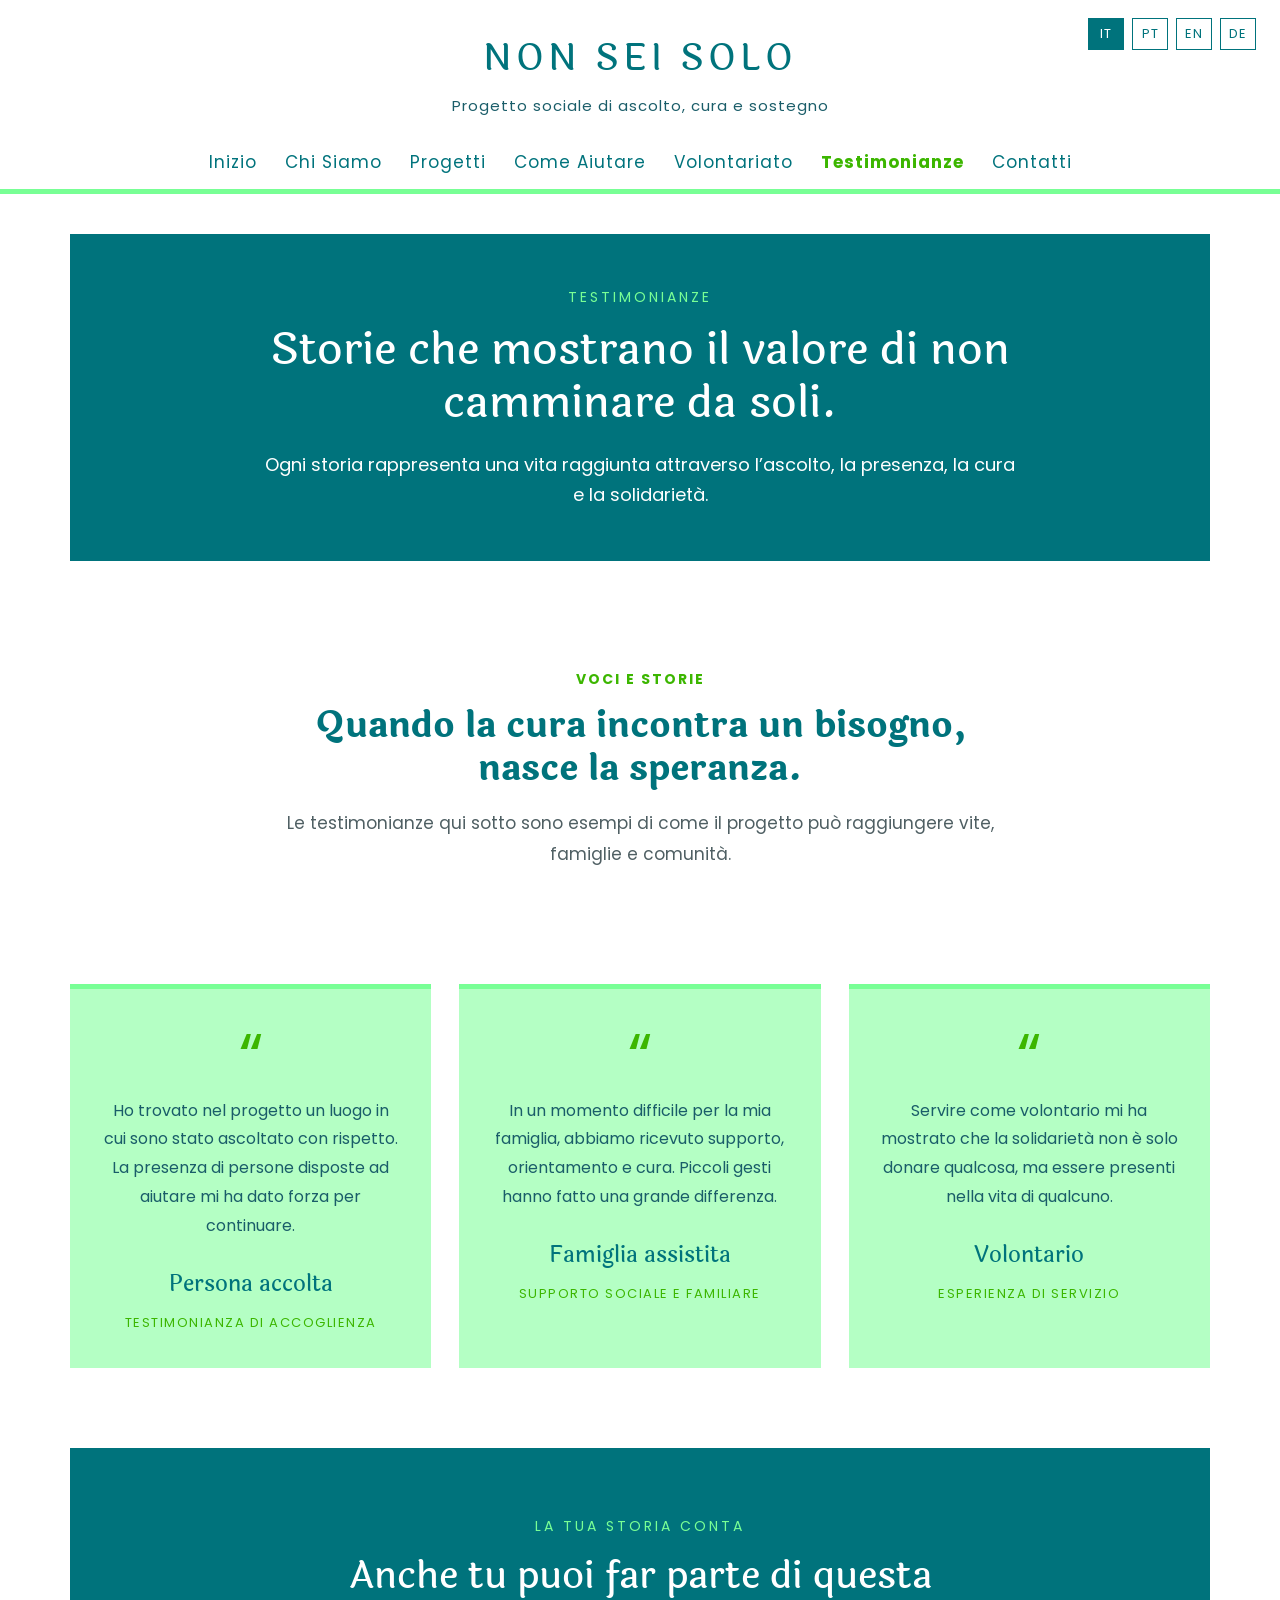
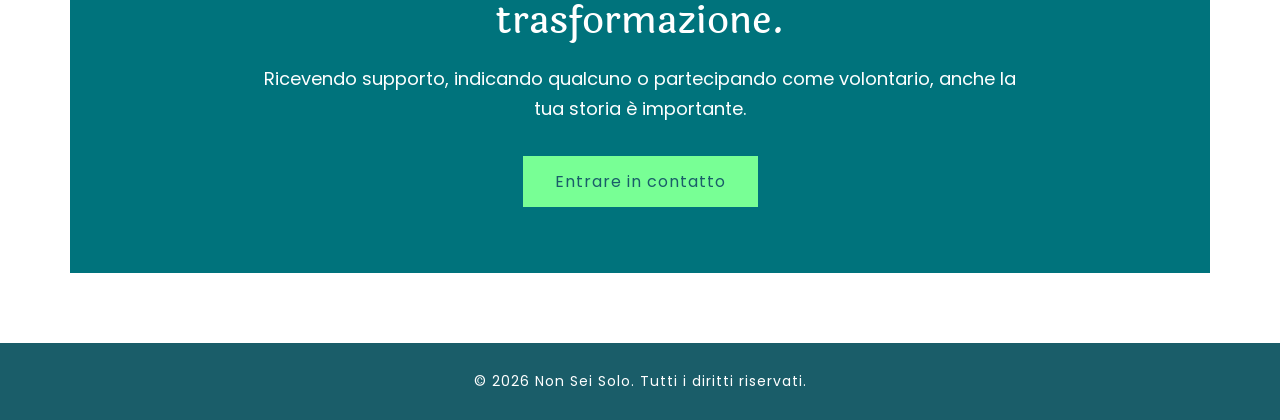
<file: html/testimonianze.html>
<!DOCTYPE html>
<html lang="it">
<head>
  <meta charset="UTF-8">

  <meta name="viewport" content="width=device-width, initial-scale=1.0">

  <title>Testimonianze | Non Sei Solo</title>
<link rel="preconnect" href="https://fonts.googleapis.com">
<link rel="preconnect" href="https://fonts.gstatic.com" crossorigin>

<link href="https://fonts.googleapis.com/css2?family=Laila:wght@400;500;600;700&family=Poppins:wght@400&display=swap" rel="stylesheet">
  <link rel="stylesheet" href="../css/global.css">

  <link rel="stylesheet" href="../css/testimonianze.css">
</head>

<body>

  <header class="site-header">

    <div class="language-selector">

      <button class="language-btn active" data-lang="it">IT</button>

      <button class="language-btn" data-lang="pt">PT</button>

      <button class="language-btn" data-lang="en">EN</button>

      <button class="language-btn" data-lang="de">DE</button>

    </div>

    <div class="logo-area">

      <a href="../index.html" class="logo-box">

        <h1>Non Sei Solo</h1>

        <p data-i18n="siteSubtitle">
          Progetto sociale di ascolto, cura e sostegno
        </p>
      </a>
    </div>

    <button class="menu-toggle" aria-label="Abrir menu">
      ☰
    </button>

    <nav class="main-nav">
      <ul>
        <li>
          <a href="../index.html" data-i18n="navHome">Inizio</a>
        </li>

        <li>
          <a href="chi-siamo.html" data-i18n="navAbout">Chi Siamo</a>
        </li>

        <li>
          <a href="progetti.html" data-i18n="navProjects">Progetti</a>
        </li>

        <li>
          <a href="come-aiutare.html" data-i18n="navHelp">Come Aiutare</a>
        </li>

        <li>
          <a href="volontariato.html" data-i18n="navVolunteer">Volontariato</a>
        </li>

        <li>
          <a href="testimonianze.html" class="active" data-i18n="navTestimonials">Testimonianze</a>
        </li>

        <li>
          <a href="contatti.html" data-i18n="navContact">Contatti</a>
        </li>
      </ul>
    </nav>

  </header>

  <main>

    <section class="page-hero">

      <div class="page-hero-content">

        <span data-i18n="testimonialsHeroLabel">Testimonianze</span>

        <h2 data-i18n="testimonialsHeroTitle">
          Storie che mostrano il valore di non camminare da soli.
        </h2>

        <p data-i18n="testimonialsHeroText">
          Ogni storia rappresenta una vita raggiunta attraverso l’ascolto,
          la presenza, la cura e la solidarietà.
        </p>
      </div>
    </section>

    <section class="testimonials-intro">

      <div class="section-header">

        <span class="section-label" data-i18n="testimonialsIntroLabel">
          Voci e storie
        </span>

        <h2 data-i18n="testimonialsIntroTitle">
          Quando la cura incontra un bisogno, nasce la speranza.
        </h2>

        <p data-i18n="testimonialsIntroText">
          Le testimonianze qui sotto sono esempi di come il progetto può
          raggiungere vite, famiglie e comunità.
        </p>
      </div>

    </section>

    <section class="testimonials-section">

      <div class="testimonials-container">

        <article class="testimonial-card">

          <span class="quote-mark">“</span>

          <p data-i18n="testimonialOneText">
            Ho trovato nel progetto un luogo in cui sono stato ascoltato con rispetto.
            La presenza di persone disposte ad aiutare mi ha dato forza per continuare.
          </p>

          <h3 data-i18n="testimonialOneName">Persona accolta</h3>

          <small data-i18n="testimonialOneDescription">
            Testimonianza di accoglienza
          </small>
        </article>

        <article class="testimonial-card">

          <span class="quote-mark">“</span>

          <p data-i18n="testimonialTwoText">
            In un momento difficile per la mia famiglia, abbiamo ricevuto supporto,
            orientamento e cura. Piccoli gesti hanno fatto una grande differenza.
          </p>

          <h3 data-i18n="testimonialTwoName">Famiglia assistita</h3>

          <small data-i18n="testimonialTwoDescription">
            Supporto sociale e familiare
          </small>
        </article>

        <article class="testimonial-card">

          <span class="quote-mark">“</span>

          <p data-i18n="testimonialThreeText">
            Servire come volontario mi ha mostrato che la solidarietà non è solo
            donare qualcosa, ma essere presenti nella vita di qualcuno.
          </p>

          <h3 data-i18n="testimonialThreeName">Volontario</h3>

          <small data-i18n="testimonialThreeDescription">
            Esperienza di servizio
          </small>
        </article>

      </div>

    </section>

    <section class="testimonials-cta">

      <div class="testimonials-cta-content">

        <span data-i18n="testimonialsCtaLabel">La tua storia conta</span>

        <h2 data-i18n="testimonialsCtaTitle">
          Anche tu puoi far parte di questa trasformazione.
        </h2>

        <p data-i18n="testimonialsCtaText">
          Ricevendo supporto, indicando qualcuno o partecipando come volontario,
          anche la tua storia è importante.
        </p>

        <a href="contatti.html" class="btn btn-primary" data-i18n="testimonialsCtaButton">
          Entrare in contatto
        </a>
      </div>

    </section>

  </main>

  <footer class="site-footer">

    <p data-i18n="footerRights">
      © 2026 Non Sei Solo. Tutti i diritti riservati.
    </p>
  </footer>

  <script src="../js/global.js"></script>

  <script src="../js/testimonianze.js"></script>
</body>
</html>
</file>
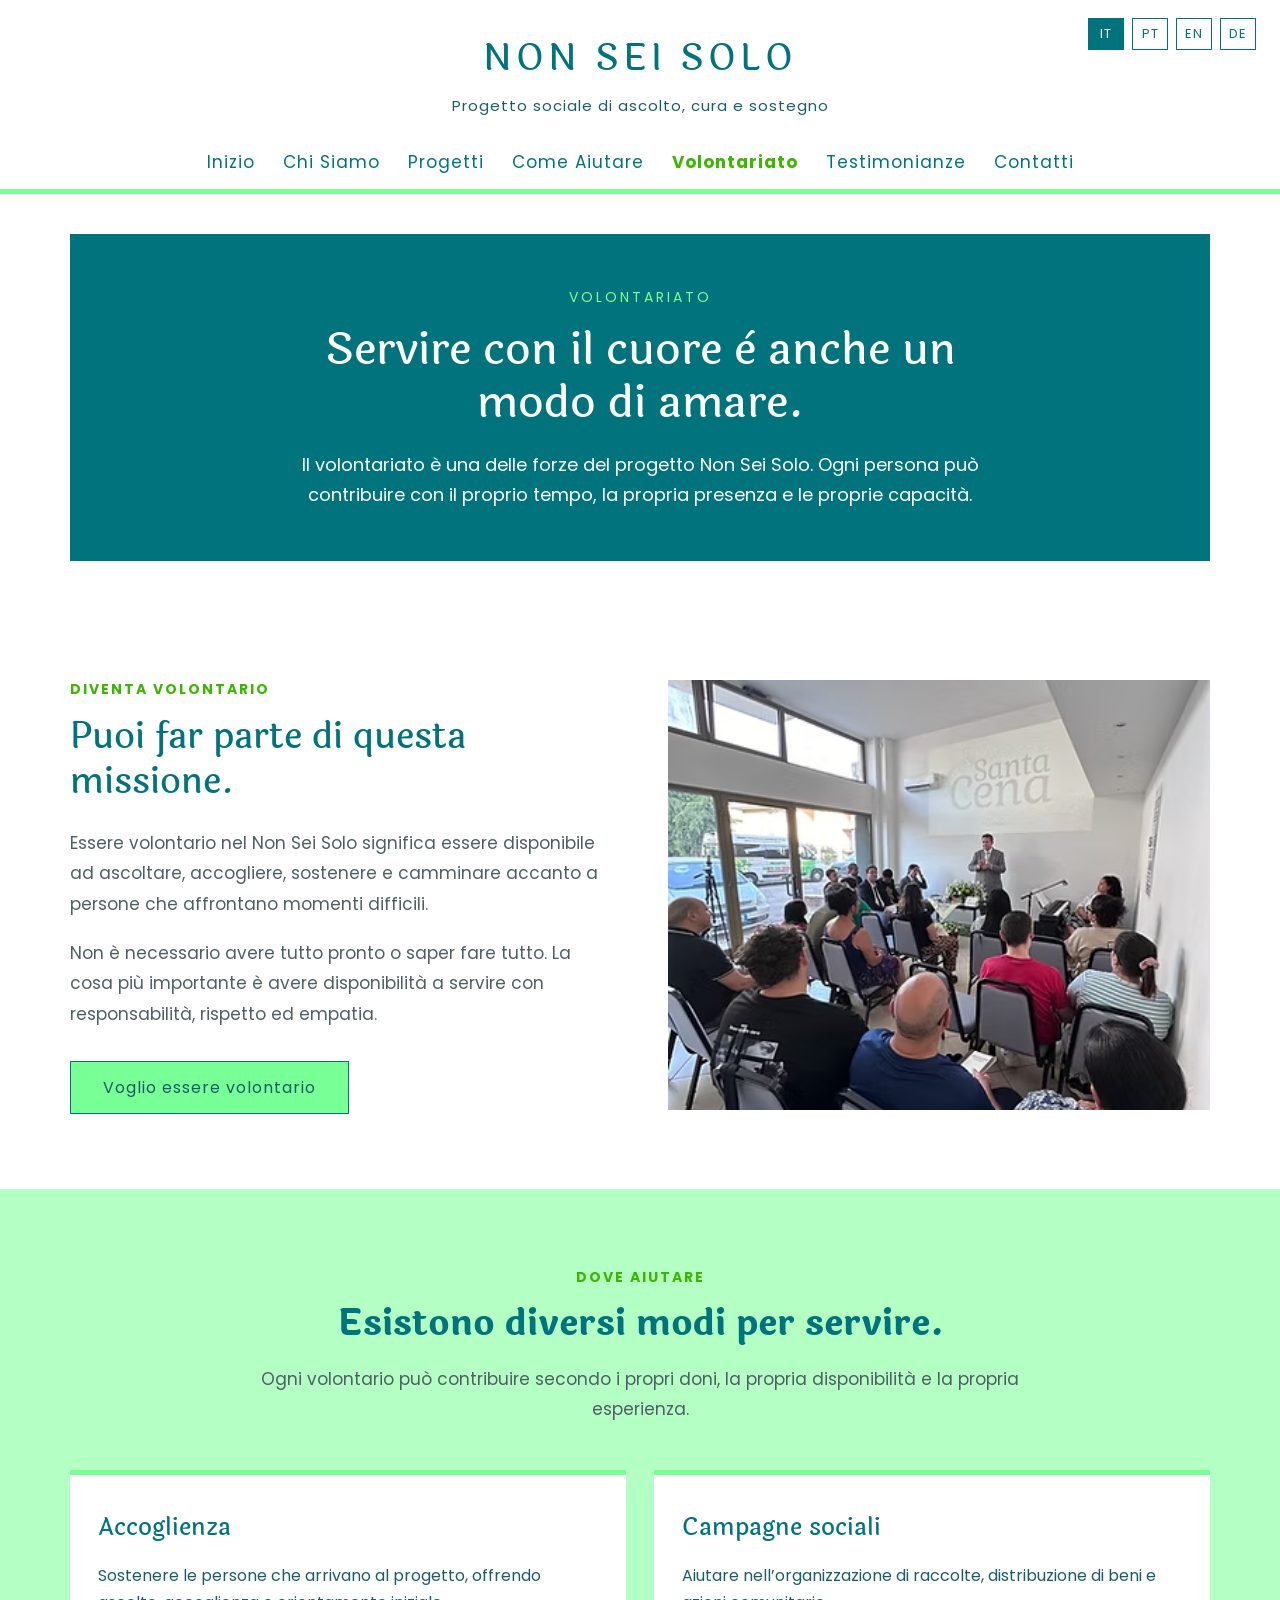
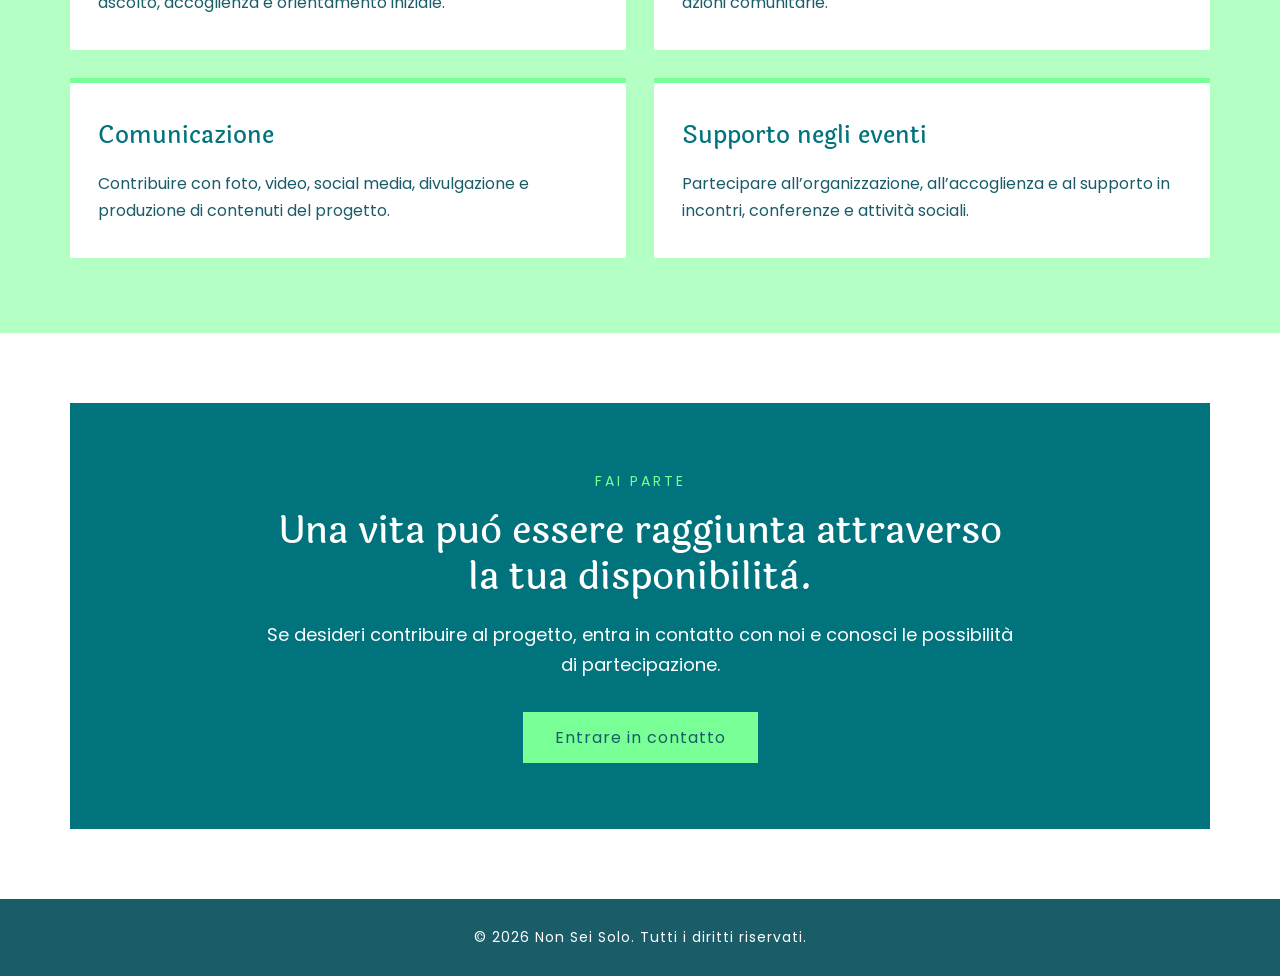
<file: html/volontariato.html>
<!DOCTYPE html>
<html lang="it">
<head>
  <meta charset="UTF-8">

  <meta name="viewport" content="width=device-width, initial-scale=1.0">

  <title>Volontariato | Non Sei Solo</title>

  <link rel="preconnect" href="https://fonts.googleapis.com">
<link rel="preconnect" href="https://fonts.gstatic.com" crossorigin>

<link href="https://fonts.googleapis.com/css2?family=Laila:wght@400;500;600;700&family=Poppins:wght@400&display=swap" rel="stylesheet">

  <link rel="stylesheet" href="../css/global.css">

  <link rel="stylesheet" href="../css/volontariato.css">
</head>

<body>

  <header class="site-header">

    <div class="language-selector">

      <button class="language-btn active" data-lang="it">IT</button>

      <button class="language-btn" data-lang="pt">PT</button>

      <button class="language-btn" data-lang="en">EN</button>

      <button class="language-btn" data-lang="de">DE</button>

    </div>

    <div class="logo-area">

      <a href="../index.html" class="logo-box">

        <h1>Non Sei Solo</h1>

        <p data-i18n="siteSubtitle">
          Progetto sociale di ascolto, cura e sostegno
        </p>
      </a>
    </div>

    <button class="menu-toggle" aria-label="Abrir menu">
      ☰
    </button>

    <nav class="main-nav">
      <ul>
        <li>
          <a href="../index.html" data-i18n="navHome">Inizio</a>
        </li>

        <li>
          <a href="chi-siamo.html" data-i18n="navAbout">Chi Siamo</a>
        </li>

        <li>
          <a href="progetti.html" data-i18n="navProjects">Progetti</a>
        </li>

        <li>
          <a href="come-aiutare.html" data-i18n="navHelp">Come Aiutare</a>
        </li>

        <li>
          <a href="volontariato.html" class="active" data-i18n="navVolunteer">Volontariato</a>
        </li>

        <li>
          <a href="testimonianze.html" data-i18n="navTestimonials">Testimonianze</a>
        </li>

        <li>
          <a href="contatti.html" data-i18n="navContact">Contatti</a>
        </li>
      </ul>
    </nav>

  </header>

  <main>

    <section class="page-hero">

      <div class="page-hero-content">

        <span data-i18n="volunteerHeroLabel">Volontariato</span>

        <h2 data-i18n="volunteerHeroTitle">
          Servire con il cuore è anche un modo di amare.
        </h2>

        <p data-i18n="volunteerHeroText">
          Il volontariato è una delle forze del progetto Non Sei Solo.
          Ogni persona può contribuire con il proprio tempo, la propria presenza e le proprie capacità.
        </p>
      </div>
    </section>

    <section class="volunteer-intro">

      <div class="volunteer-intro-container">

        <div class="volunteer-text">

          <span class="section-label" data-i18n="volunteerIntroLabel">
            Diventa volontario
          </span>

          <h2 data-i18n="volunteerIntroTitle">
            Puoi far parte di questa missione.
          </h2>

          <p data-i18n="volunteerIntroTextOne">
            Essere volontario nel Non Sei Solo significa essere disponibile ad ascoltare,
            accogliere, sostenere e camminare accanto a persone che affrontano momenti difficili.
          </p>

          <p data-i18n="volunteerIntroTextTwo">
            Non è necessario avere tutto pronto o saper fare tutto. La cosa più importante
            è avere disponibilità a servire con responsabilità, rispetto ed empatia.
          </p>

          <a href="contatti.html" class="btn btn-primary" data-i18n="volunteerIntroButton">
            Voglio essere volontario
          </a>
        </div>

        <div class="volunteer-image">

          <img src="/img/foto 4.avif" alt="Volontari del progetto Non Sei Solo">
        </div>

      </div>
    </section>

    <section class="volunteer-areas">

      <div class="section-header">

        <span class="section-label" data-i18n="volunteerAreasLabel">
          Dove aiutare
        </span>

        <h2 data-i18n="volunteerAreasTitle">
          Esistono diversi modi per servire.
        </h2>

        <p data-i18n="volunteerAreasText">
          Ogni volontario può contribuire secondo i propri doni, la propria disponibilità
          e la propria esperienza.
        </p>
      </div>

      <div class="volunteer-cards">

        <article class="volunteer-card">

          <h3 data-i18n="volunteerCardOneTitle">Accoglienza</h3>

          <p data-i18n="volunteerCardOneText">
            Sostenere le persone che arrivano al progetto, offrendo ascolto,
            accoglienza e orientamento iniziale.
          </p>
        </article>

        <article class="volunteer-card">

          <h3 data-i18n="volunteerCardTwoTitle">Campagne sociali</h3>

          <p data-i18n="volunteerCardTwoText">
            Aiutare nell’organizzazione di raccolte, distribuzione di beni
            e azioni comunitarie.
          </p>
        </article>

        <article class="volunteer-card">

          <h3 data-i18n="volunteerCardThreeTitle">Comunicazione</h3>

          <p data-i18n="volunteerCardThreeText">
            Contribuire con foto, video, social media, divulgazione
            e produzione di contenuti del progetto.
          </p>
        </article>

        <article class="volunteer-card">

          <h3 data-i18n="volunteerCardFourTitle">Supporto negli eventi</h3>

          <p data-i18n="volunteerCardFourText">
            Partecipare all’organizzazione, all’accoglienza e al supporto in incontri,
            conferenze e attività sociali.
          </p>
        </article>

      </div>
    </section>

    <section class="volunteer-cta">

      <div class="volunteer-cta-content">

        <span data-i18n="volunteerCtaLabel">Fai parte</span>

        <h2 data-i18n="volunteerCtaTitle">
          Una vita può essere raggiunta attraverso la tua disponibilità.
        </h2>

        <p data-i18n="volunteerCtaText">
          Se desideri contribuire al progetto, entra in contatto con noi
          e conosci le possibilità di partecipazione.
        </p>

        <a href="contatti.html" class="btn btn-primary" data-i18n="volunteerCtaButton">
          Entrare in contatto
        </a>
      </div>
    </section>

  </main>

  <footer class="site-footer">

    <p data-i18n="footerRights">
      © 2026 Non Sei Solo. Tutti i diritti riservati.
    </p>
  </footer>

  <script src="../js/global.js"></script>

  <script src="../js/volontariato.js"></script>
</body>
</html>
</file>
<file: css/global.css>
:root {
  --verde-neon: #78ff95;
  --azul-mar: #00737c;
  --azul-claro: #709ea6;
  --verde-claro: #b4ffc4;
  --azul-dark: #1a5d69;
  --verde-folha: #3cb600;
  --branco: #ffffff;
  --texto-principal: #1f1f1f;
  --texto-secundario: #4f5f63;
  --cinza-claro: #f7f7f7;
  --fonte-titulo: "Laila", Georgia, serif;
  --fonte-texto: "Poppins", Arial, sans-serif;
}

* {
  margin: 0;
  padding: 0;
  box-sizing: border-box;
}

html {
  scroll-behavior: smooth;
}

body {
  font-family: var(--fonte-texto);
  background-color: var(--branco);
  color: var(--texto-principal);
}

h1,
h2,
h3,
.logo-box h1 {
  font-family: var(--fonte-titulo);
}

p,
a,
span,
li,
button,
input,
select,
textarea,
.btn,
.language-btn,
.main-nav a {
  font-family: var(--fonte-texto);
}

a {
  text-decoration: none;
}

img {
  max-width: 100%;
  display: block;
}

ul {
  list-style: none;
}

.site-header {
  width: 100%;
  background-color: var(--branco);
  position: relative;
}

.language-selector {
  position: absolute;
  top: 18px;
  right: 24px;

  display: flex;
  align-items: center;
  gap: 8px;

  z-index: 3001;
}

.language-btn {
  width: 36px;
  height: 32px;

  border: 1px solid var(--azul-mar);
  background-color: var(--branco);
  color: var(--azul-mar);

  font-size: 13px;
  letter-spacing: 1px;

  cursor: pointer;
  transition: all 0.3s ease;
}

.language-btn:hover {
  background-color: var(--azul-mar);
  color: var(--branco);
}

.language-btn.active {
  background-color: var(--azul-mar);
  color: var(--branco);
}

.logo-area {
  display: flex;
  justify-content: center;
  align-items: center;
  padding: 30px 20px 18px;
}

.logo-box {
  text-align: center;
  color: var(--azul-mar);
}

.logo-box h1 {
  font-size: 36px;
  letter-spacing: 4px;
  text-transform: uppercase;
  font-weight: 500;
  margin-bottom: 8px;
}

.logo-box p {
  font-size: 15px;
  letter-spacing: 1px;
  color: var(--azul-dark);
}

.menu-toggle {
  display: none;
}

.main-nav {
  width: 100%;
  border-bottom: 5px solid var(--verde-neon);
}

.main-nav ul {
  display: flex;
  justify-content: center;
  align-items: center;
  gap: 28px;
  padding: 14px 20px;
}

.main-nav a {
  color: var(--azul-mar);
  font-size: 17px;
  letter-spacing: 1px;
  transition: color 0.3s ease;
}

.main-nav a:hover {
  color: var(--verde-folha);
}

.main-nav a.active {
  color: var(--verde-folha);
  font-weight: bold;
}

.btn {
  display: inline-block;
  padding: 13px 32px;
  font-size: 16px;
  letter-spacing: 1px;
  transition: all 0.3s ease;
  cursor: pointer;
}

.btn-primary {
  background-color: var(--verde-neon);
  color: var(--azul-dark);
  border: 1px solid var(--azul-mar);
}

.btn-primary:hover {
  background-color: var(--azul-dark);
  border-color: var(--azul-dark);
  color: var(--branco);
}

.btn-secondary {
  background-color: transparent;
  color: var(--branco);
  border: 1px solid var(--verde-neon);
}

.btn-secondary:hover {
  background-color: var(--verde-neon);
  color: var(--azul-dark);
}

.section-header {
  max-width: 760px;
  margin: 0 auto 45px;
  text-align: center;
}

.section-label {
  display: inline-block;
  margin-bottom: 14px;
  color: var(--verde-folha);
  font-size: 14px;
  font-weight: bold;
  text-transform: uppercase;
  letter-spacing: 2px;
}

.section-header h2 {
  color: var(--azul-mar);
  font-size: 36px;
  line-height: 1.2;
  margin-bottom: 18px;
}

.section-header p {
  color: var(--texto-secundario);
  font-size: 17px;
  line-height: 1.8;
}

.site-footer {
  margin-top: 60px;
  padding: 28px 20px;
  background-color: var(--azul-dark);
  color: var(--branco);
  text-align: center;
}

.site-footer p {
  font-size: 14px;
  letter-spacing: 1px;
}

@media (max-width: 900px) {

  .language-selector {
    top: 18px;
    right: 12px;
    gap: 5px;
  }

  .language-btn {
    width: 30px;
    height: 27px;
    font-size: 11px;
  }

  .menu-toggle {
    display: flex;
    justify-content: center;
    align-items: center;

    position: fixed;
    top: 18px;
    left: 18px;
    z-index: 3000;

    width: 46px;
    height: 46px;

    border: none;
    background-color: var(--azul-mar);
    color: var(--branco);

    font-size: 28px;
    cursor: pointer;
  }

  .logo-area {
    padding: 76px 90px 18px;
  }

  .logo-box h1 {
    font-size: 28px;
    letter-spacing: 2px;
  }

  .logo-box p {
    font-size: 13px;
  }

  .main-nav {
    position: fixed;
    top: 0;
    left: 0;

    width: 240px;
    height: 100vh;

    background-color: var(--branco);

    border-bottom: none;
    border-right: 4px solid var(--verde-neon);

    z-index: 2500;

    transform: translateX(-100%);
    transition: transform 0.3s ease;

    overflow-y: auto;
  }

  .main-nav.open {
    transform: translateX(0);
  }

  .main-nav ul {
    display: flex;
    flex-direction: column;
    align-items: flex-start;
    justify-content: flex-start;

    width: 100%;
    gap: 0;

    padding: 85px 20px 25px;
  }

  .main-nav li {
    width: 100%;
  }

  .main-nav a {
    display: block;
    width: 100%;

    padding: 13px 0;

    color: var(--azul-mar);
    font-size: 16px;
    letter-spacing: 1px;

    border-bottom: 1px solid var(--azul-claro);
  }

  .main-nav a.active {
    color: var(--verde-folha);
    font-weight: bold;
  }

  .section-header h2 {
    font-size: 30px;
  }

  body.menu-open {
    overflow: hidden;
  }
}

@media (max-width: 600px) {

  .logo-box h1 {
    font-size: 24px;
    letter-spacing: 2px;
  }

  .logo-box p {
    font-size: 12px;
  }

  .btn {
    padding: 12px 24px;
    font-size: 14px;
  }
}
</file>
<file: css/home.css>
:root {
  --verde-neon: #78ff95;
  --azul-mar: #00737c;
  --azul-claro: #709ea6;
  --verde-claro: #b4ffc4;
  --azul-dark: #1a5d69;
  --verde-folha: #3cb600;
  --branco: #ffffff;
  --texto-principal: #1f1f1f;
  --texto-secundario: #4f5f63;
  --cinza-claro: #f7f7f7;
}

.hero-section {
  max-width: 1140px;
  min-height: 380px;
  margin: 40px auto;
  padding: 50px 20px;

  background-color: var(--azul-mar);

  display: flex;
  justify-content: center;
  align-items: center;
  text-align: center;
}

.hero-content {
  max-width: 780px;
  color: var(--branco);
}

.hero-label {
  display: inline-block;
  margin-bottom: 16px;
  color: var(--verde-neon);
  font-size: 14px;
  text-transform: uppercase;
  letter-spacing: 3px;
}

.hero-content h2 {
  font-size: 60px;
  text-transform: uppercase;
  letter-spacing: 7px;
  font-weight: 500;
  margin-bottom: 24px;
}

.hero-content p {
  max-width: 680px;
  margin: 0 auto 34px;
  font-size: 19px;
  line-height: 1.7;
}

.hero-actions {
  display: flex;
  justify-content: center;
  align-items: center;
  gap: 16px;
  background-color:var();
  flex-wrap: wrap;
}

.intro-section {
  width: 100%;
  padding: 70px 20px;
  background-color: var(--branco);
}

.intro-container {
  max-width: 1140px;
  margin: 0 auto;
}

.intro-cards {
  display: grid;
  grid-template-columns: repeat(3, 1fr);
  gap: 28px;
}

.intro-card {
  padding: 34px 28px;
  background-color: var(--verde-claro);
  border-top: 5px solid var(--verde-neon);
  text-align: center;

  transition: transform 0.3s ease, box-shadow 0.3s ease;
}

.intro-card:hover {
  transform: translateY(-6px);
  box-shadow: 0 12px 28px rgba(0, 0, 0, 0.12);
}

.intro-card h3 {
  margin-bottom: 16px;
  color: var(--azul-mar);
  font-size: 24px;
  font-weight: 500;
}

.intro-card p {
  color: var(--azul-dark);
  font-size: 16px;
  line-height: 1.7;
}

@media (max-width: 900px) {

  .hero-section {
    min-height: 330px;
    margin: 30px 20px;
  }

  .hero-content h2 {
    font-size: 42px;
    letter-spacing: 4px;
  }

  .intro-cards {
    grid-template-columns: 1fr;
  }
}

@media (max-width: 600px) {

  .hero-section {
    min-height: 300px;
    padding: 40px 18px;
  }

  .hero-content h2 {
    font-size: 32px;
    letter-spacing: 3px;
  }

  .hero-content p {
    font-size: 16px;
  }

  .hero-actions {
    flex-direction: column;
  }

  .hero-actions .btn {
    width: 100%;
    max-width: 260px;
    text-align: center;
  }
}
</file>
<file: css/chi-siamo.css>
:root {
  --verde-neon: #78ff95;
  --azul-mar: #00737c;
  --azul-claro: #709ea6;
  --verde-claro: #b4ffc4;
  --azul-dark: #1a5d69;
  --verde-folha: #3cb600;
  --branco: #ffffff;
  --texto-principal: #1f1f1f;
  --texto-secundario: #4f5f63;
  --cinza-claro: #f7f7f7;
}

.page-hero {
  max-width: 1140px;
  min-height: 300px;
  margin: 40px auto;
  padding: 50px 20px;
  background-color: var(--azul-mar);

  display: flex;
  justify-content: center;
  align-items: center;
  text-align: center;
}

.page-hero-content {
  max-width: 760px;
  color: var(--branco);
}

.page-hero-content span {
  display: inline-block;
  margin-bottom: 16px;
  font-size: 14px;
  text-transform: uppercase;
  letter-spacing: 3px;
  color: var(--verde-neon);
}

.page-hero-content h2 {
  font-size: 44px;
  font-weight: 500;
  line-height: 1.2;
  margin-bottom: 20px;
}

.page-hero-content p {
  font-size: 18px;
  line-height: 1.7;
}

.about-detail {
  width: 100%;
  padding: 70px 20px;
  background-color: var(--branco);
}

.about-detail-container {
  max-width: 1140px;
  margin: 0 auto;

  display: flex;
  align-items: center;
  gap: 55px;
}

.about-detail-text {
  flex: 1;
}

.about-detail-text h2 {
  color: var(--azul-mar);
  font-size: 36px;
  line-height: 1.25;
  font-weight: 500;
  margin-bottom: 24px;
}

.about-detail-text p {
  color: var(--texto-secundario);
  font-size: 17px;
  line-height: 1.8;
  margin-bottom: 18px;
}

.about-detail-image {
  flex: 1;

  display: flex;
  justify-content: center;
  align-items: center;
}

.about-detail-image img {
  width: 100%;
  max-width: 430px;
  height: auto;
  object-fit: contain;
  margin: 0 auto;
}

.values-section {
  width: 100%;
  padding: 70px 20px;
  background-color: var(--verde-claro);
}

.values-container {
  max-width: 1140px;
  margin: 0 auto;

  display: grid;
  grid-template-columns: repeat(3, 1fr);
  gap: 28px;
}

.value-card {
  padding: 34px 28px;
  background-color: var(--branco);
  border-top: 5px solid var(--verde-neon);
  text-align: center;

  transition: transform 0.3s ease, box-shadow 0.3s ease;
}

.value-card:hover {
  transform: translateY(-6px);
  box-shadow: 0 12px 28px rgba(0, 0, 0, 0.12);
}

.value-card h3 {
  color: var(--azul-mar);
  font-size: 24px;
  font-weight: 500;
  margin-bottom: 16px;
}

.value-card p {
  color: var(--azul-dark);
  font-size: 16px;
  line-height: 1.7;
}

@media (max-width: 900px) {

  .page-hero {
    margin: 30px 20px;
    min-height: 260px;
  }

  .page-hero-content h2 {
    font-size: 34px;
  }

  .about-detail-container {
    flex-direction: column;
    text-align: center;
  }

  .about-detail-image {
    width: 100%;
    justify-content: center;
  }

  .about-detail-image img {
    width: 100%;
    max-width: 360px;
    height: auto;
    object-fit: contain;
    margin: 0 auto;
  }

  .values-container {
    grid-template-columns: 1fr;
  }
}

@media (max-width: 600px) {

  .page-hero {
    min-height: 240px;
    padding: 40px 18px;
  }

  .page-hero-content h2 {
    font-size: 28px;
  }

  .page-hero-content p {
    font-size: 16px;
  }

  .about-detail-text h2 {
    font-size: 28px;
  }

  .about-detail-image img {
    width: 100%;
    max-width: 300px;
    height: auto;
    object-fit: contain;
    margin: 0 auto;
  }
}
</file>
<file: css/come-aiutare.css>
:root {
  --verde-neon: #78ff95;
  --azul-mar: #00737c;
  --azul-claro: #709ea6;
  --verde-claro: #b4ffc4;
  --azul-dark: #1a5d69;
  --verde-folha: #3cb600;
  --branco: #ffffff;
  --texto-principal: #1f1f1f;
  --texto-secundario: #4f5f63;
}

.page-hero {
  max-width: 1140px;
  min-height: 300px;
  margin: 40px auto;
  padding: 50px 20px;
  background-color: var(--azul-mar);

  display: flex;
  justify-content: center;
  align-items: center;
  text-align: center;
}

.page-hero-content {
  max-width: 760px;
  color: var(--branco);
}

.page-hero-content span {
  display: inline-block;
  margin-bottom: 16px;
  font-size: 14px;
  text-transform: uppercase;
  letter-spacing: 3px;
}

.page-hero-content h2 {
  font-size: 44px;
  font-weight: 500;
  line-height: 1.2;
  margin-bottom: 20px;
}

.page-hero-content p {
  font-size: 18px;
  line-height: 1.7;
}

.help-intro {
  width: 100%;
  padding: 65px 20px 30px;
  background-color: var(--branco);
}

.help-section {
  width: 100%;
  padding: 40px 20px 80px;
  background-color: var(--branco);
}

.help-container {
  max-width: 1140px;
  margin: 0 auto;

  display: grid;
  grid-template-columns: repeat(3, 1fr);
  gap: 28px;
}

.help-card {
  padding: 36px 28px;
  background-color: var(--verde-claro);
  border-top: 5px solid var(--verde-neon);
  text-align: center;

  transition: transform 0.3s ease, box-shadow 0.3s ease;
}

.help-card:hover {
  transform: translateY(-6px);
  box-shadow: 0 12px 28px rgba(0, 0, 0, 0.12);
}

.help-card span {
  display: inline-block;
  margin-bottom: 18px;
  color: var(--verde-folha);
  font-size: 32px;
  font-weight: bold;
}

.help-card h3 {
  color: var(--azul-mar);
  font-size: 25px;
  font-weight: 500;
  margin-bottom: 16px;
}

.help-card p {
  color: var(--azul-dark);
  font-size: 16px;
  line-height: 1.7;
  margin-bottom: 24px;
}

.help-card a {
  color: var(--azul-mar);
  font-size: 15px;
  font-weight: bold;
  letter-spacing: 1px;
  transition: color 0.3s ease;
}

.help-card a:hover {
  color: var(--verde-folha);
}

.donation-highlight {
  max-width: 1140px;
  margin: 0 auto 70px;
  padding: 65px 20px;
  background-color: var(--azul-mar);
  text-align: center;
}

.donation-highlight-content {
  max-width: 760px;
  margin: 0 auto;
  color: var(--branco);
}

.donation-highlight-content span {
  display: inline-block;
  margin-bottom: 16px;
  font-size: 14px;
  text-transform: uppercase;
  letter-spacing: 3px;
  color: var(--verde-neon);
}

.donation-highlight-content h2 {
  font-size: 38px;
  font-weight: 500;
  line-height: 1.2;
  margin-bottom: 20px;
}

.donation-highlight-content p {
  font-size: 18px;
  line-height: 1.7;
  margin-bottom: 30px;
}

.donation-actions {
  display: flex;
  justify-content: center;
  align-items: center;
  gap: 16px;

  flex-wrap: wrap;
}

@media (max-width: 900px) {

  .page-hero {
    margin: 30px 20px;
    min-height: 260px;
  }

  .page-hero-content h2 {
    font-size: 34px;
  }

  .help-container {
    grid-template-columns: 1fr;
  }

  .donation-highlight {
    margin: 0 20px 60px;
  }

  .donation-highlight-content h2 {
    font-size: 30px;
  }
}

@media (max-width: 600px) {

  .page-hero {
    min-height: 240px;
    padding: 40px 18px;
  }

  .page-hero-content h2 {
    font-size: 28px;
  }

  .page-hero-content p {
    font-size: 16px;
  }

  .help-card {
    padding: 30px 22px;
  }

  .help-card h3 {
    font-size: 23px;
  }

  .donation-highlight-content h2 {
    font-size: 26px;
  }

  .donation-highlight-content p {
    font-size: 16px;
  }

  .donation-actions {
    flex-direction: column;
  }

  .donation-actions .btn {
    width: 100%;
    max-width: 260px;
    text-align: center;
  }
}
</file>
<file: css/contatti.css>
:root {
  --verde-neon: #78ff95;
  --azul-mar: #00737c;
  --azul-claro: #709ea6;
  --verde-claro: #b4ffc4;
  --azul-dark: #1a5d69;
  --verde-folha: #3cb600;
  --branco: #ffffff;
  --texto-principal: #1f1f1f;
  --texto-secundario: #4f5f63;
  --cinza-claro: #f7f7f7;
}

.page-hero {
  max-width: 1140px;
  min-height: 300px;
  margin: 40px auto;
  padding: 50px 20px;
  background-color: var(--azul-mar);

  display: flex;
  justify-content: center;
  align-items: center;
  text-align: center;
}

.page-hero-content {
  max-width: 760px;
  color: var(--branco);
}

.page-hero-content span {
  display: inline-block;
  margin-bottom: 16px;
  font-size: 14px;
  text-transform: uppercase;
  letter-spacing: 3px;
  color: var(--verde-neon);
}

.page-hero-content h2 {
  font-size: 44px;
  font-weight: 500;
  line-height: 1.2;
  margin-bottom: 20px;
}

.page-hero-content p {
  font-size: 18px;
  line-height: 1.7;
}

.contact-section {
  width: 100%;
  padding: 75px 20px;
  background-color: var(--branco);
}

.contact-container {
  max-width: 1140px;
  margin: 0 auto;

  display: grid;
  grid-template-columns: 1fr 1fr;
  gap: 55px;
  align-items: start;
}

.contact-info h2 {
  color: var(--azul-mar);
  font-size: 36px;
  line-height: 1.25;
  font-weight: 500;
  margin-bottom: 22px;
}

.contact-info > p {
  color: var(--texto-secundario);
  font-size: 17px;
  line-height: 1.8;
  margin-bottom: 32px;
}

.contact-list {
  display: grid;
  grid-template-columns: 1fr;
  gap: 18px;
}

.contact-item {
  padding: 22px 24px;
  background-color: var(--verde-claro);
  border-left: 5px solid var(--verde-neon);
}

.contact-item h3 {
  color: var(--azul-mar);
  font-size: 20px;
  font-weight: 500;
  margin-bottom: 8px;
}

.contact-item p {
  color: var(--azul-dark);
  font-size: 16px;
  line-height: 1.6;
}

.contact-form-box {
  padding: 36px 32px;
  background-color: var(--verde-claro);
  border-top: 5px solid var(--verde-neon);
}

.contact-form {
  display: flex;
  flex-direction: column;
  gap: 20px;
}

.form-group {
  display: flex;
  flex-direction: column;
  gap: 8px;
}

.form-group label {
  color: var(--azul-mar);
  font-size: 16px;
}

.form-group input,
.form-group select,
.form-group textarea {
  width: 100%;
  padding: 13px 14px;
  border: 1px solid var(--azul-claro);
  background-color: var(--branco);
  color: var(--texto-principal);
  font-family: Georgia, "Times New Roman", serif;
  font-size: 15px;
  outline: none;
}

.form-group textarea {
  resize: vertical;
}

.form-group input:focus,
.form-group select:focus,
.form-group textarea:focus {
  border-color: var(--azul-mar);
}

.contact-form button {
  width: fit-content;
  border: none;
}

.contact-cta {
  max-width: 1140px;
  margin: 0 auto 70px;
  padding: 65px 20px;
  background-color: var(--azul-mar);
  text-align: center;
}

.contact-cta-content {
  max-width: 760px;
  margin: 0 auto;
  color: var(--branco);
}

.contact-cta-content span {
  display: inline-block;
  margin-bottom: 16px;
  font-size: 14px;
  text-transform: uppercase;
  letter-spacing: 3px;
  color: var(--verde-neon);
}

.contact-cta-content h2 {
  font-size: 38px;
  font-weight: 500;
  line-height: 1.2;
  margin-bottom: 20px;
}

.contact-cta-content p {
  font-size: 18px;
  line-height: 1.7;
}

@media (max-width: 900px) {

  .page-hero {
    margin: 30px 20px;
    min-height: 260px;
  }

  .page-hero-content h2 {
    font-size: 34px;
  }

  .contact-container {
    grid-template-columns: 1fr;
    text-align: center;
  }

  .contact-item {
    text-align: left;
  }

  .contact-form button {
    margin: 0 auto;
  }

  .contact-cta {
    margin: 0 20px 60px;
  }

  .contact-cta-content h2 {
    font-size: 30px;
  }
}

@media (max-width: 600px) {

  .page-hero {
    min-height: 240px;
    padding: 40px 18px;
  }

  .page-hero-content h2 {
    font-size: 28px;
  }

  .page-hero-content p {
    font-size: 16px;
  }

  .contact-info h2 {
    font-size: 28px;
  }

  .contact-form-box {
    padding: 30px 22px;
  }

  .contact-form button {
    width: 100%;
    max-width: 260px;
  }

  .contact-cta-content h2 {
    font-size: 26px;
  }

  .contact-cta-content p {
    font-size: 16px;
  }
}
</file>
<file: css/progetti.css>
:root {
  --verde-neon: #78ff95;
  --azul-mar: #00737c;
  --azul-claro: #709ea6;
  --verde-claro: #b4ffc4;
  --azul-dark: #1a5d69;
  --verde-folha: #3cb600;
  --branco: #ffffff;
  --texto-principal: #1f1f1f;
  --texto-secundario: #4f5f63;
  --cinza-claro: #f7f7f7;
}

.page-hero {
  max-width: 1140px;
  min-height: 300px;
  margin: 40px auto;
  padding: 50px 20px;
  background-color: var(--azul-mar);

  display: flex;
  justify-content: center;
  align-items: center;
  text-align: center;
}

.page-hero-content {
  max-width: 760px;
  color: var(--branco);
}

.page-hero-content span {
  display: inline-block;
  margin-bottom: 16px;
  font-size: 14px;
  text-transform: uppercase;
  letter-spacing: 3px;
  color: var(--verde-neon);
}

.page-hero-content h2 {
  font-size: 44px;
  font-weight: 500;
  line-height: 1.2;
  margin-bottom: 20px;
}

.page-hero-content p {
  font-size: 18px;
  line-height: 1.7;
}

.projects-intro {
  width: 100%;
  padding: 60px 20px 30px;
  background-color: var(--branco);
}

.projects-intro-container {
  max-width: 1140px;
  margin: 0 auto;
}

.projects-section {
  width: 100%;
  padding: 40px 20px 80px;
  background-color: var(--branco);
}

.projects-container {
  max-width: 1140px;
  margin: 0 auto;

  display: grid;
  grid-template-columns: repeat(3, 1fr);
  gap: 30px;
}

.project-card {
  background-color: var(--verde-claro);
  border-top: 5px solid var(--verde-neon);
  overflow: hidden;

  transition: transform 0.3s ease, box-shadow 0.3s ease;
}

.project-card:hover {
  transform: translateY(-6px);
  box-shadow: 0 12px 28px rgba(0, 0, 0, 0.12);
}

.project-card-image {
  width: 100%;
  height: 220px;
  background-color: var(--azul-claro);
}

.project-card-image img {
  width: 100%;
  height: 100%;
  object-fit: cover;
}

.project-card-content {
  padding: 28px 24px 30px;
}

.project-card-content span {
  display: inline-block;
  margin-bottom: 12px;
  color: var(--verde-folha);
  font-size: 13px;
  font-weight: bold;
  text-transform: uppercase;
  letter-spacing: 1.5px;
}

.project-card-content h3 {
  color: var(--azul-mar);
  font-size: 24px;
  font-weight: 500;
  margin-bottom: 16px;
}

.project-card-content p {
  color: var(--azul-dark);
  font-size: 16px;
  line-height: 1.7;
  margin-bottom: 22px;
}

.project-card-content a {
  color: var(--azul-mar);
  font-size: 15px;
  font-weight: bold;
  letter-spacing: 1px;
  transition: color 0.3s ease;
}

.project-card-content a:hover {
  color: var(--verde-folha);
}

.projects-cta {
  max-width: 1140px;
  margin: 0 auto 70px;
  padding: 60px 20px;
  background-color: var(--azul-mar);
  text-align: center;
}

.projects-cta-content {
  max-width: 760px;
  margin: 0 auto;
  color: var(--branco);
}

.projects-cta-content span {
  display: inline-block;
  margin-bottom: 16px;
  font-size: 14px;
  text-transform: uppercase;
  letter-spacing: 3px;
  color: var(--verde-neon);
}

.projects-cta-content h2 {
  font-size: 38px;
  font-weight: 500;
  line-height: 1.2;
  margin-bottom: 20px;
}

.projects-cta-content p {
  font-size: 18px;
  line-height: 1.7;
  margin-bottom: 30px;
}

@media (max-width: 900px) {

  .page-hero {
    margin: 30px 20px;
    min-height: 260px;
  }

  .page-hero-content h2 {
    font-size: 34px;
  }

  .projects-container {
    grid-template-columns: 1fr;
  }

  .projects-cta {
    margin: 0 20px 60px;
  }

  .projects-cta-content h2 {
    font-size: 30px;
  }
}

@media (max-width: 600px) {

  .page-hero {
    min-height: 240px;
    padding: 40px 18px;
  }

  .page-hero-content h2 {
    font-size: 28px;
  }

  .page-hero-content p {
    font-size: 16px;
  }

  .project-card-image {
    height: 190px;
  }

  .project-card-content {
    padding: 24px 20px 26px;
  }

  .projects-cta-content h2 {
    font-size: 26px;
  }

  .projects-cta-content p {
    font-size: 16px;
  }
}
</file>
<file: css/testimonianze.css>
:root {
  --verde-neon: #78ff95;
  --azul-mar: #00737c;
  --azul-claro: #709ea6;
  --verde-claro: #b4ffc4;
  --azul-dark: #1a5d69;
  --verde-folha: #3cb600;
  --branco: #ffffff;
  --texto-principal: #1f1f1f;
  --texto-secundario: #4f5f63;
  --cinza-claro: #f7f7f7;
}

.page-hero {
  max-width: 1140px;
  min-height: 300px;
  margin: 40px auto;
  padding: 50px 20px;
  background-color: var(--azul-mar);

  display: flex;
  justify-content: center;
  align-items: center;
  text-align: center;
}

.page-hero-content {
  max-width: 760px;
  color: var(--branco);
}

.page-hero-content span {
  display: inline-block;
  margin-bottom: 16px;
  font-size: 14px;
  text-transform: uppercase;
  letter-spacing: 3px;
  color: var(--verde-neon);
}

.page-hero-content h2 {
  font-size: 44px;
  font-weight: 500;
  line-height: 1.2;
  margin-bottom: 20px;
}

.page-hero-content p {
  font-size: 18px;
  line-height: 1.7;
}

.testimonials-intro {
  width: 100%;
  padding: 65px 20px 30px;
  background-color: var(--branco);
}

.testimonials-section {
  width: 100%;
  padding: 40px 20px 80px;
  background-color: var(--branco);
}

.testimonials-container {
  max-width: 1140px;
  margin: 0 auto;

  display: grid;
  grid-template-columns: repeat(3, 1fr);
  gap: 28px;
}

.testimonial-card {
  position: relative;
  padding: 42px 30px 34px;
  background-color: var(--verde-claro);
  border-top: 5px solid var(--verde-neon);
  text-align: center;

  transition: transform 0.3s ease, box-shadow 0.3s ease;
}

.testimonial-card:hover {
  transform: translateY(-6px);
  box-shadow: 0 12px 28px rgba(0, 0, 0, 0.12);
}

.quote-mark {
  display: block;
  color: var(--verde-folha);
  font-size: 64px;
  line-height: 0.8;
  margin-bottom: 14px;
}

.testimonial-card p {
  color: var(--azul-dark);
  font-size: 16px;
  line-height: 1.8;
  margin-bottom: 26px;
}

.testimonial-card h3 {
  color: var(--azul-mar);
  font-size: 22px;
  font-weight: 500;
  margin-bottom: 8px;
}

.testimonial-card small {
  color: var(--verde-folha);
  font-size: 13px;
  text-transform: uppercase;
  letter-spacing: 1.5px;
}

.testimonials-cta {
  max-width: 1140px;
  margin: 0 auto 70px;
  padding: 65px 20px;
  background-color: var(--azul-mar);
  text-align: center;
}

.testimonials-cta-content {
  max-width: 760px;
  margin: 0 auto;
  color: var(--branco);
}

.testimonials-cta-content span {
  display: inline-block;
  margin-bottom: 16px;
  font-size: 14px;
  text-transform: uppercase;
  letter-spacing: 3px;
  color: var(--verde-neon);
}

.testimonials-cta-content h2 {
  font-size: 38px;
  font-weight: 500;
  line-height: 1.2;
  margin-bottom: 20px;
}

.testimonials-cta-content p {
  font-size: 18px;
  line-height: 1.7;
  margin-bottom: 30px;
}

@media (max-width: 900px) {

  .page-hero {
    margin: 30px 20px;
    min-height: 260px;
  }

  .page-hero-content h2 {
    font-size: 34px;
  }

  .testimonials-container {
    grid-template-columns: 1fr;
  }

  .testimonials-cta {
    margin: 0 20px 60px;
  }

  .testimonials-cta-content h2 {
    font-size: 30px;
  }
}

@media (max-width: 600px) {

  .page-hero {
    min-height: 240px;
    padding: 40px 18px;
  }

  .page-hero-content h2 {
    font-size: 28px;
  }

  .page-hero-content p {
    font-size: 16px;
  }

  .testimonial-card {
    padding: 36px 22px 30px;
  }

  .quote-mark {
    font-size: 54px;
  }

  .testimonials-cta-content h2 {
    font-size: 26px;
  }

  .testimonials-cta-content p {
    font-size: 16px;
  }
}
</file>
<file: css/volontariato.css>
:root {
  --verde-neon: #78ff95;
  --azul-mar: #00737c;
  --azul-claro: #709ea6;
  --verde-claro: #b4ffc4;
  --azul-dark: #1a5d69;
  --verde-folha: #3cb600;
  --branco: #ffffff;
  --texto-principal: #1f1f1f;
  --texto-secundario: #4f5f63;
  --cinza-claro: #f7f7f7;
}

.page-hero {
  max-width: 1140px;
  min-height: 300px;
  margin: 40px auto;
  padding: 50px 20px;
  background-color: var(--azul-mar);

  display: flex;
  justify-content: center;
  align-items: center;
  text-align: center;
}

.page-hero-content {
  max-width: 760px;
  color: var(--branco);
}

.page-hero-content span {
  display: inline-block;
  margin-bottom: 16px;
  font-size: 14px;
  text-transform: uppercase;
  letter-spacing: 3px;
  color: var(--verde-neon);
}

.page-hero-content h2 {
  font-size: 44px;
  font-weight: 500;
  line-height: 1.2;
  margin-bottom: 20px;
}

.page-hero-content p {
  font-size: 18px;
  line-height: 1.7;
}

.volunteer-intro {
  width: 100%;
  padding: 75px 20px;
  background-color: var(--branco);
}

.volunteer-intro-container {
  max-width: 1140px;
  margin: 0 auto;

  display: flex;
  align-items: center;
  gap: 55px;
}

.volunteer-text {
  flex: 1;
}

.volunteer-text h2 {
  color: var(--azul-mar);
  font-size: 36px;
  line-height: 1.25;
  font-weight: 500;
  margin-bottom: 24px;
}

.volunteer-text p {
  color: var(--texto-secundario);
  font-size: 17px;
  line-height: 1.8;
  margin-bottom: 18px;
}

.volunteer-text .btn {
  margin-top: 14px;
}

.volunteer-image {
  flex: 1;
}

.volunteer-image img {
  width: 100%;
  height: 430px;
  object-fit: cover;
}

.volunteer-areas {
  width: 100%;
  padding: 75px 20px;
  background-color: var(--verde-claro);
}

.volunteer-cards {
  max-width: 1140px;
  margin: 0 auto;

  display: grid;
  grid-template-columns: repeat(2, 1fr);
  gap: 28px;
}

.volunteer-card {
  padding: 34px 28px;
  background-color: var(--branco);
  border-top: 5px solid var(--verde-neon);

  transition: transform 0.3s ease, box-shadow 0.3s ease;
}

.volunteer-card:hover {
  transform: translateY(-6px);
  box-shadow: 0 12px 28px rgba(0, 0, 0, 0.12);
}

.volunteer-card h3 {
  color: var(--azul-mar);
  font-size: 24px;
  font-weight: 500;
  margin-bottom: 16px;
}

.volunteer-card p {
  color: var(--azul-dark);
  font-size: 16px;
  line-height: 1.7;
}

.volunteer-cta {
  max-width: 1140px;
  margin: 70px auto;
  padding: 65px 20px;
  background-color: var(--azul-mar);
  text-align: center;
}

.volunteer-cta-content {
  max-width: 760px;
  margin: 0 auto;
  color: var(--branco);
}

.volunteer-cta-content span {
  display: inline-block;
  margin-bottom: 16px;
  font-size: 14px;
  text-transform: uppercase;
  letter-spacing: 3px;
  color: var(--verde-neon);
}

.volunteer-cta-content h2 {
  font-size: 38px;
  font-weight: 500;
  line-height: 1.2;
  margin-bottom: 20px;
}

.volunteer-cta-content p {
  font-size: 18px;
  line-height: 1.7;
  margin-bottom: 30px;
}

@media (max-width: 900px) {

  .page-hero {
    margin: 30px 20px;
    min-height: 260px;
  }

  .page-hero-content h2 {
    font-size: 34px;
  }

  .volunteer-intro-container {
    flex-direction: column;
    text-align: center;
  }

  .volunteer-image img {
    height: 330px;
  }

  .volunteer-cards {
    grid-template-columns: 1fr;
  }

  .volunteer-cta {
    margin: 60px 20px;
  }

  .volunteer-cta-content h2 {
    font-size: 30px;
  }
}

@media (max-width: 600px) {

  .page-hero {
    min-height: 240px;
    padding: 40px 18px;
  }

  .page-hero-content h2 {
    font-size: 28px;
  }

  .page-hero-content p {
    font-size: 16px;
  }

  .volunteer-text h2 {
    font-size: 28px;
  }

  .volunteer-image img {
    height: 260px;
  }

  .volunteer-card {
    padding: 30px 22px;
  }

  .volunteer-cta-content h2 {
    font-size: 26px;
  }

  .volunteer-cta-content p {
    font-size: 16px;
  }
}
</file>
